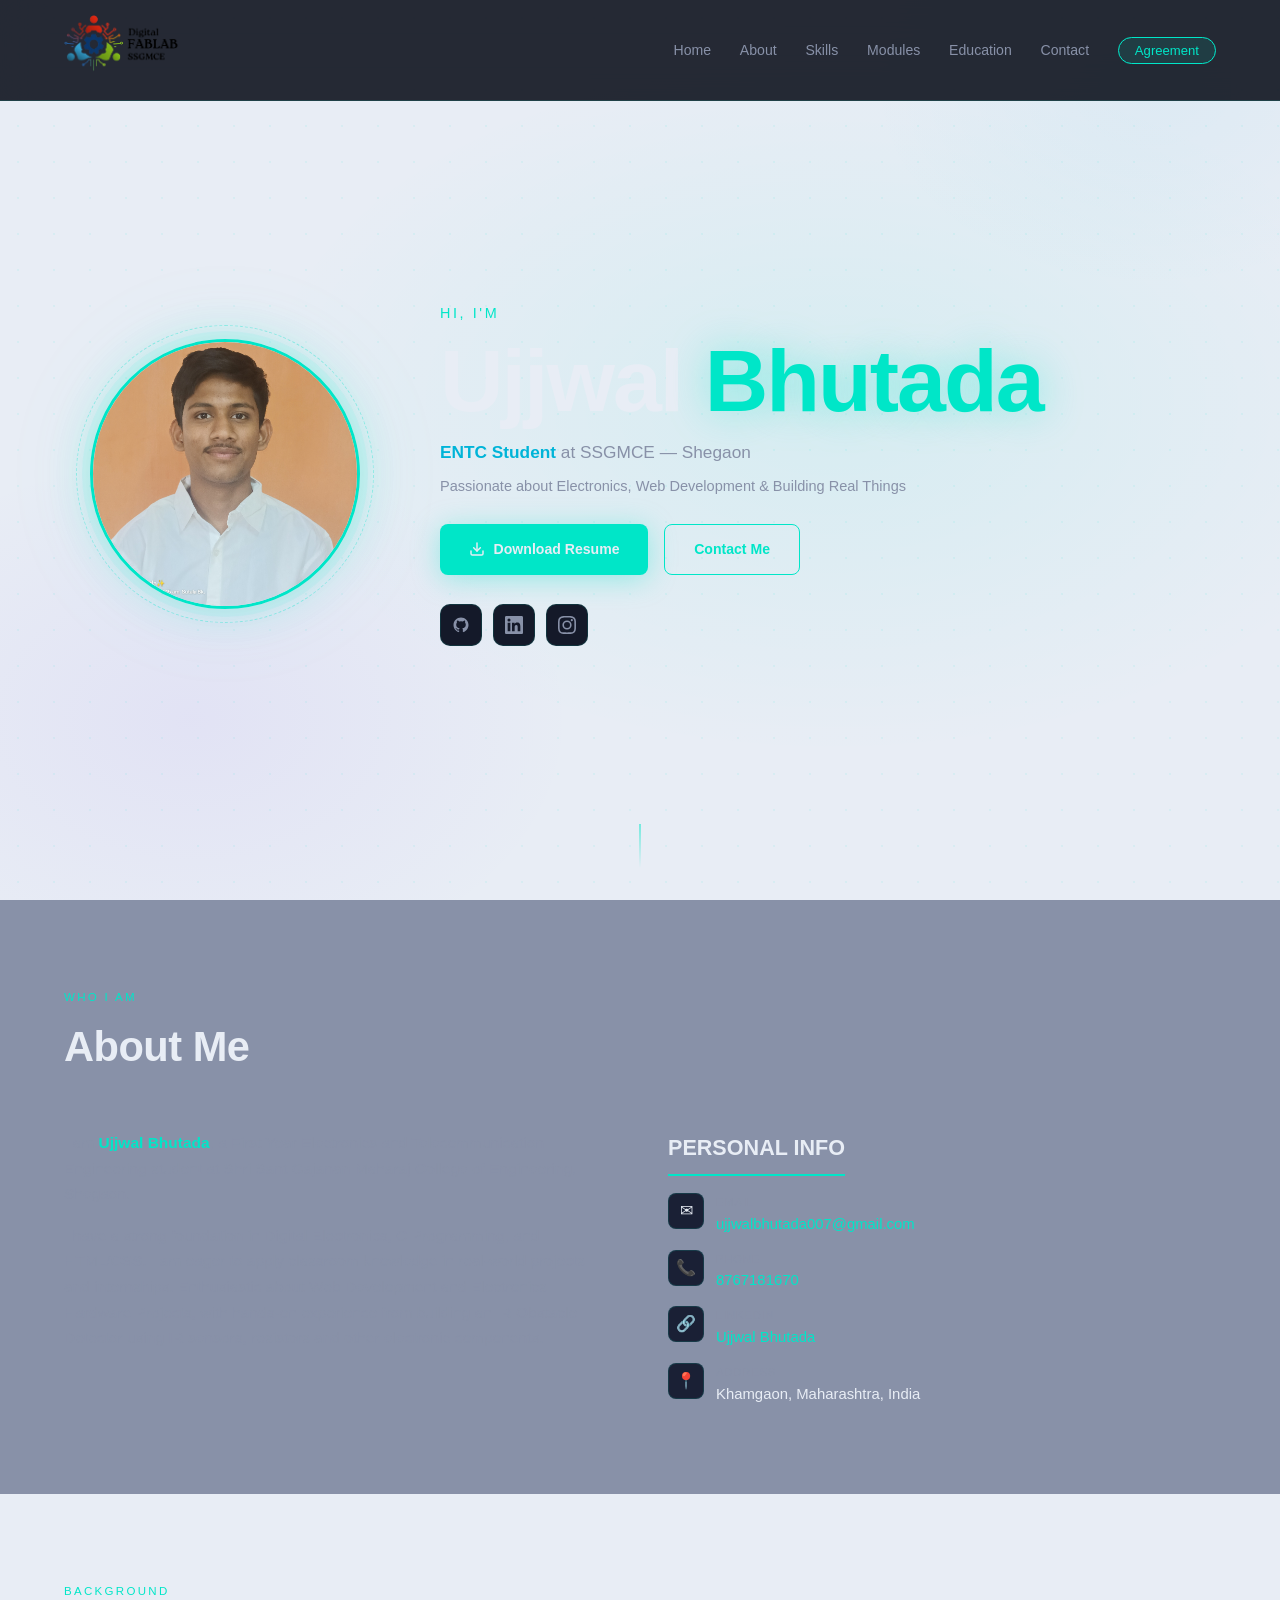
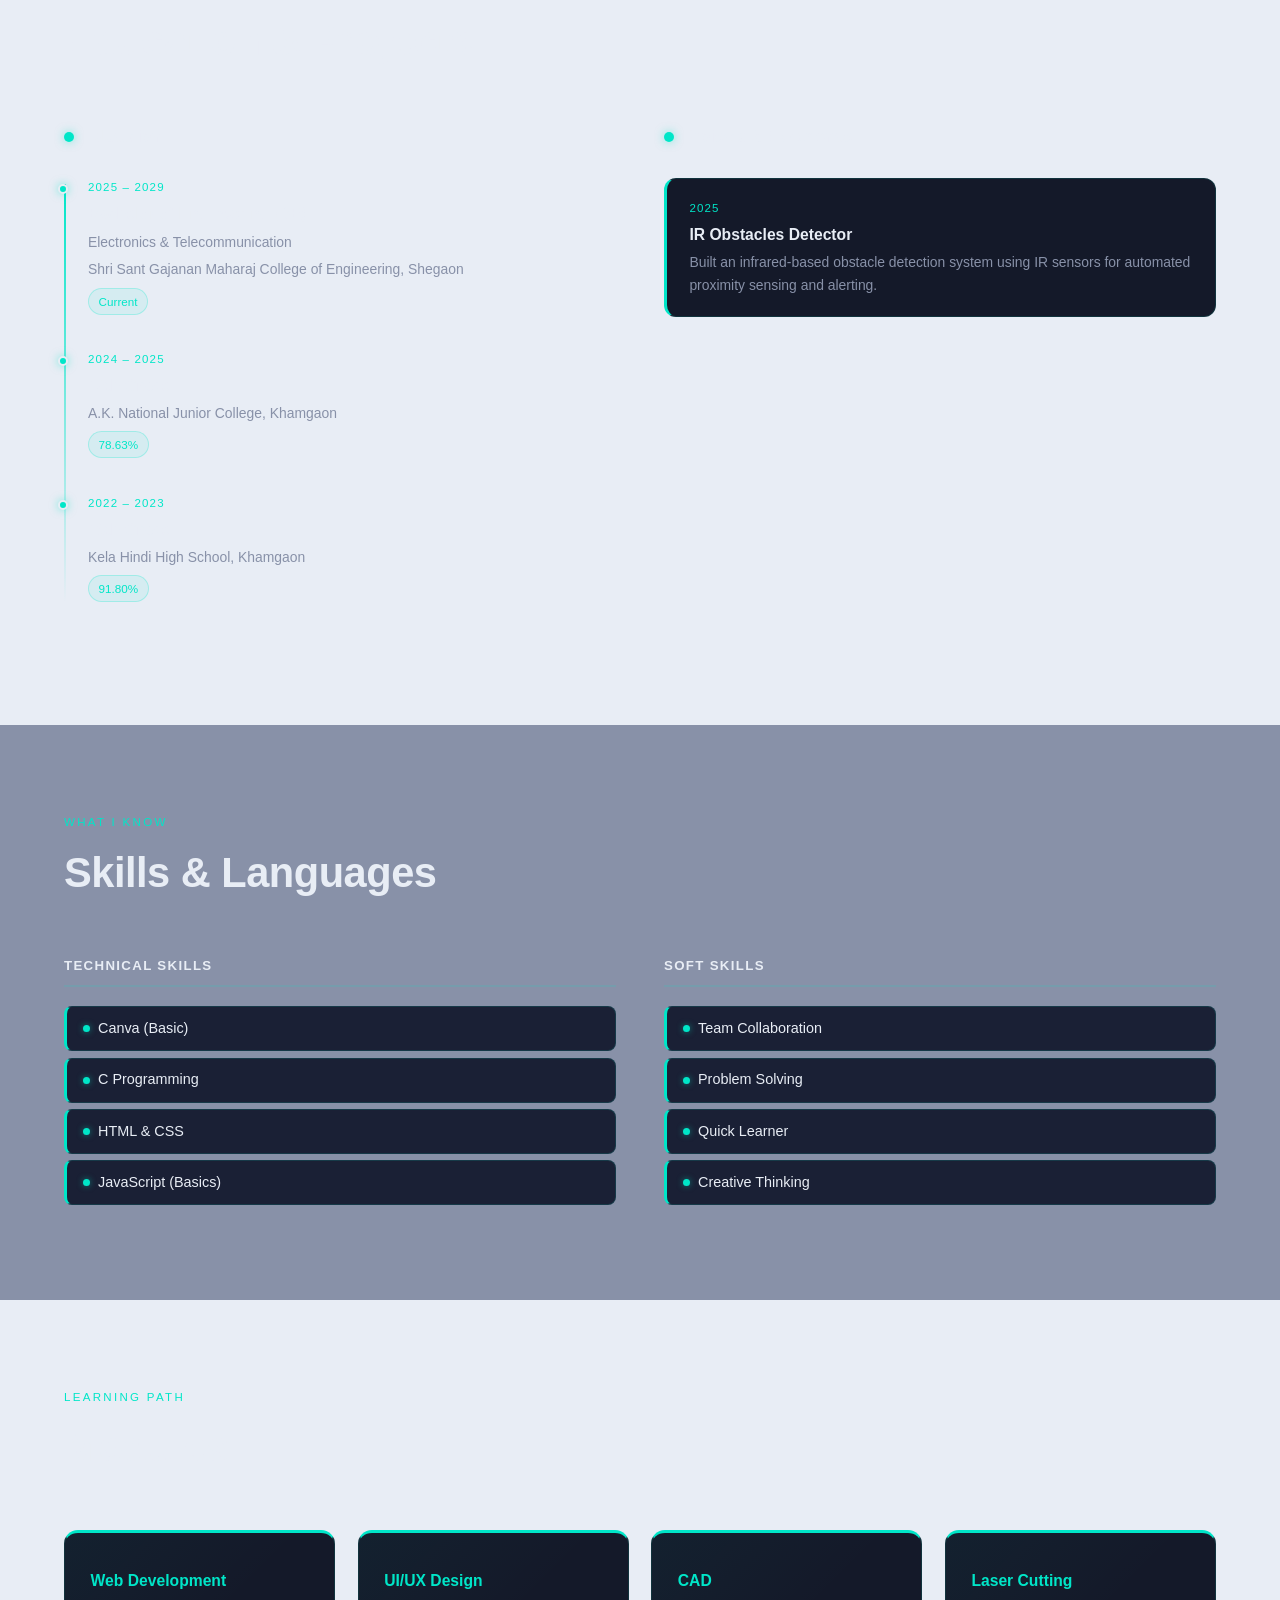
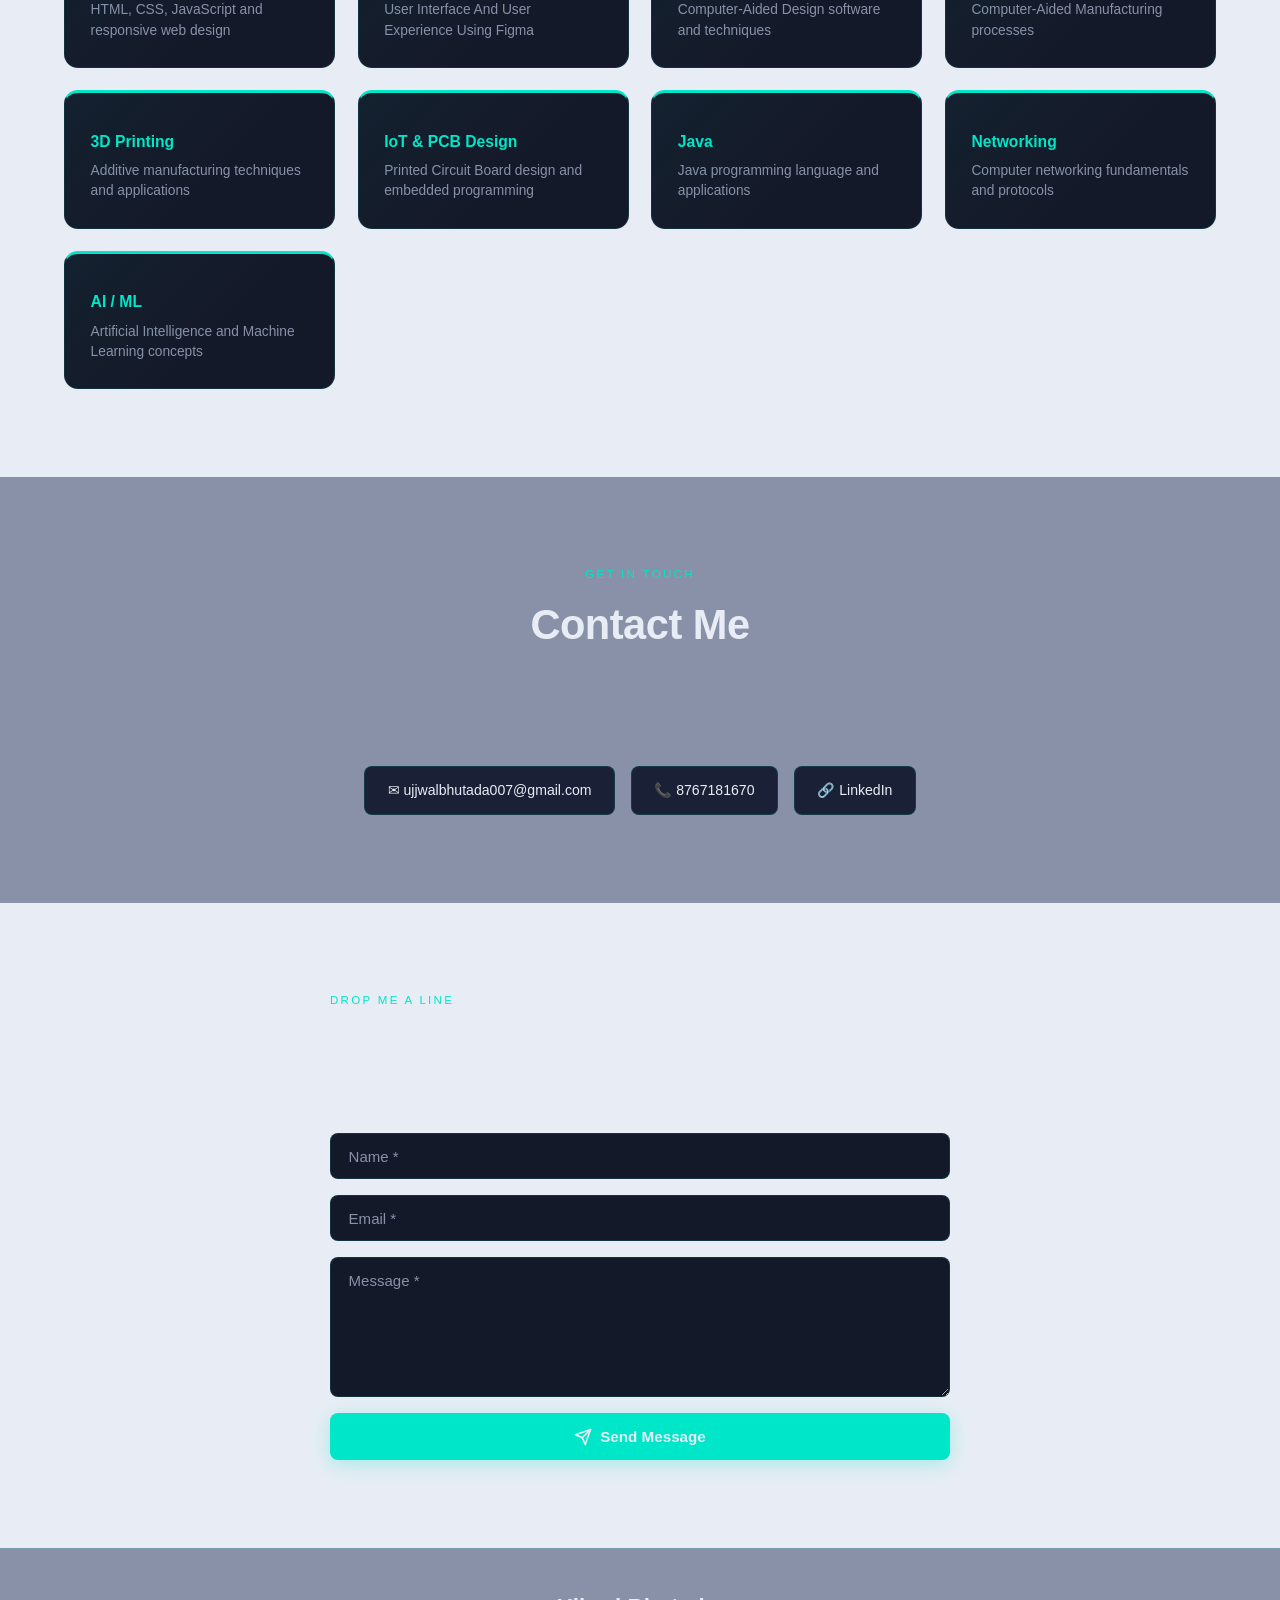
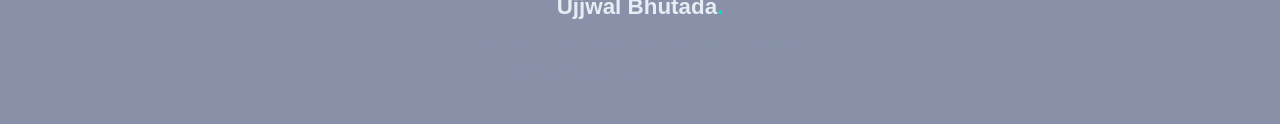
<file: index.html>
<!DOCTYPE html>
<html lang="en">
<head>
<meta charset="UTF-8"/>
<meta name="viewport" content="width=device-width, initial-scale=1.0"/>
<title>Ujjwal Bhutada | Portfolio</title>
<link rel="preconnect" href="https://fonts.googleapis.com">
<link link rel="preconnect" href="https://fonts.googleapis.com" >
<link rel="stylesheet" href="Design.css">
</head>
<body>

<!-- ═══ NAV ═══ -->
<nav>
  <div class="nav-logo"><img src="Fablab_01.png" style="height:60px; width:auto;"></img><span></span></div>
  <ul class="nav-links">
    <li><a href="#home">Home</a></li>
    <li><a href="#about">About</a></li>
    <li><a href="#skills">Skills</a></li>
    <li><a href="#modules">Modules</a></li>
    <li><a href="#education">Education</a></li>
    <li><a href="#contact">Contact</a></li>
    <li><a href="agreement.html" class="nav-agreement">Agreement</a></li>
  </ul>
  <button class="hamburger" id="hamburger" aria-label="Menu">
    <span></span><span></span><span></span>
  </button>
</nav>

<!-- ═══ MOBILE MENU ═══ -->
<div class="mobile-menu" id="mobileMenu">
  <button class="mobile-close" id="mobileClose">✕</button>
  <a href="#home"      onclick="closeMobile()">Home</a>
  <a href="#about"     onclick="closeMobile()">About</a>
  <a href="#skills"    onclick="closeMobile()">Skills</a>
  <a href="#modules"   onclick="closeMobile()">Modules</a>
  <a href="#education" onclick="closeMobile()">Education</a>
  <a href="#contact"   onclick="closeMobile()">Contact</a>
  <a href="agreement.html" class="nav-agreement" onclick="closeMobile()">Agreement</a>
</div>

<!-- ═══ HERO ═══ -->
<section id="home">
  <div class="hero-bg"></div>

  <div class="hero-content">
    <!-- Photo -->
    <div class="hero-photo-wrap">
      <img src="image01.jpg" alt="Ujjwal Bhutada" class="hero-photo"/>
      <div class="hero-photo-ring"></div>
    </div>

    <!-- Text -->
    <div class="hero-text">
      <p class="hero-greeting">Hi, I'm</p>
      <h1 class="hero-name">Ujjwal <span class="accent">Bhutada</span></h1>
      <p class="hero-sub"><strong>ENTC Student</strong> at SSGMCE — Shegaon</p>
      <p class="hero-desc">Passionate about Electronics, Web Development &amp; Building Real Things</p>

      <div class="hero-actions">
        <a class="hero-cta" href="Ujjwal_Bhutada01.pdf" onclick="downloadResume(); return false;">
          <svg viewBox="0 0 24 24" fill="none" stroke="currentColor" stroke-width="2.2"
               stroke-linecap="round" stroke-linejoin="round">
            <path d="M21 15v4a2 2 0 0 1-2 2H5a2 2 0 0 1-2-2v-4"/>
            <polyline points="7 10 12 15 17 10"/>
            <line x1="12" y1="15" x2="12" y2="3"/>
          </svg>
          Download Resume
        </a>
        <a class="hero-cta-outline" href="#contact">Contact Me</a>
      </div>

      <div class="hero-socials">
        <a href="https://github.com/ujjwalbhutada007-tech" target="_blank" class="social-icon" aria-label="GitHub">
          <svg viewBox="0 0 24 24" fill="currentColor"><path d="M12 2C6.477 2 2 6.477 2 12c0 4.418 2.865 8.166 6.839 9.489.5.092.682-.217.682-.482 0-.237-.009-.868-.013-1.703-2.782.604-3.369-1.342-3.369-1.342-.454-1.154-1.11-1.462-1.11-1.462-.908-.62.069-.608.069-.608 1.003.07 1.531 1.03 1.531 1.03.892 1.529 2.341 1.088 2.91.832.092-.647.35-1.088.636-1.338-2.22-.253-4.555-1.11-4.555-4.943 0-1.091.39-1.984 1.029-2.683-.103-.253-.446-1.27.098-2.647 0 0 .84-.269 2.75 1.025A9.578 9.578 0 0 1 12 6.836a9.59 9.59 0 0 1 2.504.337c1.909-1.294 2.747-1.025 2.747-1.025.546 1.377.202 2.394.1 2.647.64.699 1.028 1.592 1.028 2.683 0 3.842-2.339 4.687-4.566 4.935.359.309.678.919.678 1.852 0 1.336-.012 2.415-.012 2.743 0 .267.18.579.688.481C19.138 20.163 22 16.418 22 12c0-5.523-4.477-10-10-10z"/></svg>
        </a>
        <a href="https://www.linkedin.com/in/ujjwal-bhutada" target="_blank" class="social-icon" aria-label="LinkedIn">
          <svg viewBox="0 0 24 24" fill="currentColor"><path d="M20.447 20.452h-3.554v-5.569c0-1.328-.027-3.037-1.852-3.037-1.853 0-2.136 1.445-2.136 2.939v5.667H9.351V9h3.414v1.561h.046c.477-.9 1.637-1.85 3.37-1.85 3.601 0 4.267 2.37 4.267 5.455v6.286zM5.337 7.433a2.062 2.062 0 0 1-2.063-2.065 2.064 2.064 0 1 1 2.063 2.065zm1.782 13.019H3.555V9h3.564v11.452zM22.225 0H1.771C.792 0 0 .774 0 1.729v20.542C0 23.227.792 24 1.771 24h20.451C23.2 24 24 23.227 24 22.271V1.729C24 .774 23.2 0 22.222 0h.003z"/></svg>
        </a>
        <a href="https://www.instagram.com/ujjwalx_30" target="_blank" class="social-icon" aria-label="Instagram">
          <svg viewBox="0 0 24 24" fill="currentColor"><path d="M12 2.163c3.204 0 3.584.012 4.85.07 3.252.148 4.771 1.691 4.919 4.919.058 1.265.069 1.645.069 4.849 0 3.205-.012 3.584-.069 4.849-.149 3.225-1.664 4.771-4.919 4.919-1.266.058-1.644.07-4.85.07-3.204 0-3.584-.012-4.849-.07-3.26-.149-4.771-1.699-4.919-4.92-.058-1.265-.07-1.644-.07-4.849 0-3.204.013-3.583.07-4.849.149-3.227 1.664-4.771 4.919-4.919 1.266-.057 1.645-.069 4.849-.069zM12 0C8.741 0 8.333.014 7.053.072 2.695.272.273 2.69.073 7.052.014 8.333 0 8.741 0 12c0 3.259.014 3.668.072 4.948.2 4.358 2.618 6.78 6.98 6.98C8.333 23.986 8.741 24 12 24c3.259 0 3.668-.014 4.948-.072 4.354-.2 6.782-2.618 6.979-6.98.059-1.28.073-1.689.073-4.948 0-3.259-.014-3.667-.072-4.947-.196-4.354-2.617-6.78-6.979-6.98C15.668.014 15.259 0 12 0zm0 5.838a6.162 6.162 0 1 0 0 12.324 6.162 6.162 0 0 0 0-12.324zM12 16a4 4 0 1 1 0-8 4 4 0 0 1 0 8zm6.406-11.845a1.44 1.44 0 1 0 0 2.881 1.44 1.44 0 0 0 0-2.881z"/></svg>
        </a>
      </div>
    </div>
  </div>

  <div class="scroll-hint"><span></span></div>
</section>

<!-- ═══ ABOUT ═══ -->
<section id="about">
  <div class="sec-header reveal">
    <p class="sec-label">Who I Am</p>
    <h2 class="sec-title">About Me</h2>
  </div>
  <div class="about-grid">
    <div class="about-bio reveal">
      <p>I am <strong>Ujjwal Bhutada</strong>, a First Year Electronics and Telecommunication Engineering student at Shri Sant Gajanan Maharaj College of Engineering, Shegaon.</p>
      <p>I have a strong foundation in Digital Electronics, C Programming, and HTML/CSS. I am eager to apply classroom knowledge in real-world projects and internships. Enthusiastic about Web Development and Electronics Hardware Projects, with hands-on experience from building an IR Obstacle Detector using IR sensors, resistors and other electronic components.</p>
    </div>
    <div class="reveal">
      <div class="personal-headline"><h2>PERSONAL INFO</h2></div>
      <br>
      <ul class="info-list">
        <li>
          <div class="info-icon">✉</div>
          <div class="info-text">
            <span class="info-label">Email</span>
            <span class="info-val"><a href="mailto:ujjwalbhutada007@gmail.com">ujjwalbhutada007@gmail.com</a></span>
          </div>
        </li>
        <li>
          <div class="info-icon">📞</div>
          <div class="info-text">
            <span class="info-label">Phone</span>
            <span class="info-val"><a href="tel:8767181670">8767181670</a></span>
          </div>
        </li>
        <li>
          <div class="info-icon">🔗</div>
          <div class="info-text">
            <span class="info-label">LinkedIn</span>
            <span class="info-val"><a href="https://www.linkedin.com/in/ujjwal-bhutada" target="_blank">Ujjwal Bhutada</a></span>
          </div>
        </li>
        <li>
          <div class="info-icon">📍</div>
          <div class="info-text">
            <span class="info-label">Address</span>
            <span class="info-val">Khamgaon, Maharashtra, India</span>
          </div>
        </li>
      </ul>
    </div>
  </div>
</section>

<!-- ═══ EDUCATION & PROJECTS ═══ -->
<section id="education">
  <div class="sec-header reveal">
    <p class="sec-label">Background</p>
    <h2 class="sec-title">Education &amp; Projects</h2>
  </div>
  <div class="edu-grid">
    <div class="reveal">
      <div class="col-title">Education</div>
      <div class="timeline">
        <div class="tl-item">
          <div class="tl-year">2025 – 2029</div>
          <div class="tl-title">Bachelor of Engineering (BE)</div>
          <div class="tl-sub">Electronics &amp; Telecommunication</div>
          <div class="tl-sub" style="margin-top:.3rem;">Shri Sant Gajanan Maharaj College of Engineering, Shegaon</div>
          <span class="tl-badge">Current</span>
        </div>
        <div class="tl-item">
          <div class="tl-year">2024 – 2025</div>
          <div class="tl-title">12th Grade</div>
          <div class="tl-sub">A.K. National Junior College, Khamgaon</div>
          <span class="tl-badge">78.63%</span>
        </div>
        <div class="tl-item">
          <div class="tl-year">2022 – 2023</div>
          <div class="tl-title">10th Grade</div>
          <div class="tl-sub">Kela Hindi High School, Khamgaon</div>
          <span class="tl-badge">91.80%</span>
        </div>
      </div>
    </div>
    <div class="reveal">
      <div class="col-title">Projects &amp; Experience</div>
      <div class="proj-card">
        <div class="tl-year">2025</div>
        <div class="tl-title">IR Obstacles Detector</div>
        <div class="tl-sub">Built an infrared-based obstacle detection system using IR sensors for automated proximity sensing and alerting.</div>
      </div>
    </div>
  </div>
</section>

<!-- ═══ SKILLS ═══ -->
<section id="skills">
  <div class="sec-header reveal">
    <p class="sec-label">What I Know</p>
    <h2 class="sec-title">Skills &amp; Languages</h2>
  </div>
  <div class="skills-grid">
    <div class="reveal">
      <div class="skill-col-title">Technical Skills</div>
      <div>
        <div class="skill-pill"><span class="dot"></span> Canva (Basic)</div>
        <div class="skill-pill"><span class="dot"></span> C Programming</div>
        <div class="skill-pill"><span class="dot"></span> HTML &amp; CSS</div>
        <div class="skill-pill"><span class="dot"></span> JavaScript (Basics)</div>
      </div>
    </div>
    <div class="reveal">
      <div class="skill-col-title">Soft Skills</div>
      <div>
        <div class="skill-pill"><span class="dot"></span> Team Collaboration</div>
        <div class="skill-pill"><span class="dot"></span> Problem Solving</div>
        <div class="skill-pill"><span class="dot"></span> Quick Learner</div>
        <div class="skill-pill"><span class="dot"></span> Creative Thinking</div>
      </div>
    </div>
  </div>
</section>

<!-- ═══ MODULES ═══ -->
<section id="modules">
  <div class="sec-header reveal">
    <p class="sec-label">Learning Path</p>
    <h2 class="sec-title">Modules</h2>
  </div>
  <div class="modules-grid">
    <a href="web.html" class="module-card reveal" style="text-decoration:none;">
      <span class="module-icon"></span>
      <div class="module-name">Web Development</div>
      <div class="module-desc">HTML, CSS, JavaScript and responsive web design</div>
    </a>
        <a href="uiux.html" class="module-card reveal" style="text-decoration:none;">
      <span class="module-icon"></span>
      <div class="module-name">UI/UX Design</div>
      <div class="module-desc">User Interface And User Experience Using Figma</div>
        </a>
    <div class="module-card reveal">
      <span class="module-icon"></span>
      <div class="module-name">CAD</div>
      <div class="module-desc">Computer-Aided Design software and techniques</div>
    </div>
    <div class="module-card reveal">
      <span class="module-icon"></span>
      <div class="module-name">Laser Cutting</div>
      <div class="module-desc">Computer-Aided Manufacturing processes</div>
    </div>
    <div class="module-card reveal">
      <span class="module-icon"></span>
      <div class="module-name">3D Printing</div>
      <div class="module-desc">Additive manufacturing techniques and applications</div>
    </div>
    <div class="module-card reveal">
      <span class="module-icon"></span>
      <div class="module-name">IoT &amp; PCB Design</div>
      <div class="module-desc">Printed Circuit Board design and embedded programming</div>
    </div>
    <div class="module-card reveal">
      <span class="module-icon"></span>
      <div class="module-name">Java</div>
      <div class="module-desc">Java programming language and applications</div>
    </div>
    <div class="module-card reveal">
      <span class="module-icon"></span>
      <div class="module-name">Networking</div>
      <div class="module-desc">Computer networking fundamentals and protocols</div>
    </div>
    <div class="module-card reveal">
      <span class="module-icon"></span>
      <div class="module-name">AI / ML</div>
      <div class="module-desc">Artificial Intelligence and Machine Learning concepts</div>
    </div>
  </div>
</section>

<!-- ═══ CONTACT ═══ -->
<section id="contact">
  <div class="contact-inner">
    <div class="sec-header reveal">
      <p class="sec-label">Get In Touch</p>
      <h2 class="sec-title">Contact Me</h2>
    </div>
    <p class="reveal">Feel free to reach out — whether it's for collaboration, questions, or just to say hi!</p>
    <div class="contact-links reveal">
      <a class="contact-btn" href="mailto:ujjwalbhutada007@gmail.com">✉ ujjwalbhutada007@gmail.com</a>
      <a class="contact-btn" href="tel:8767181670">📞 8767181670</a>
      <a class="contact-btn" href="https://www.linkedin.com/in/ujjwal-bhutada" target="_blank">🔗 LinkedIn</a>
    </div>
  </div>
</section>

<!-- ═══ SEND A MESSAGE ═══ -->
<section id="message">
  <div style="max-width:620px;margin:0 auto;">
    <div class="sec-header reveal">
      <p class="sec-label">Drop Me a Line</p>
      <h2 class="sec-title">Send a Message</h2>
    </div>
    <form class="msg-form reveal" id="msgForm" onsubmit="sendMessage(event)">
      <input type="text"  id="msgName"  placeholder="Name *"    required />
      <input type="email" id="msgEmail" placeholder="Email *"   required />
      <textarea           id="msgText"  placeholder="Message *" required></textarea>
      <button type="submit" class="msg-submit">
        <svg width="18" height="18" viewBox="0 0 24 24" fill="none" stroke="currentColor"
             stroke-width="2.2" stroke-linecap="round" stroke-linejoin="round">
          <line x1="22" y1="2" x2="11" y2="13"/>
          <polygon points="22 2 15 22 11 13 2 9 22 2"/>
        </svg>
        Send Message
      </button>
    </form>
    <div class="msg-success" id="msgSuccess">
      ✅ Message sent! I'll get back to you soon.
    </div>
  </div>
</section>

<!-- ═══ FOOTER ═══ -->
<footer>
  <div class="footer-inner">
    <div class="footer-logo">Ujjwal Bhutada<span>.</span></div>
    <p>ENTC Student @ SSGMCE Shegaon &nbsp;·&nbsp; Digital FabLab</p>
    <p style="margin-top:.4rem;">© 2025 Ujjwal Bhutada. All rights reserved.</p>
  </div>
</footer>

<script src="Java.js"></script>
</body>
</html>
</file>
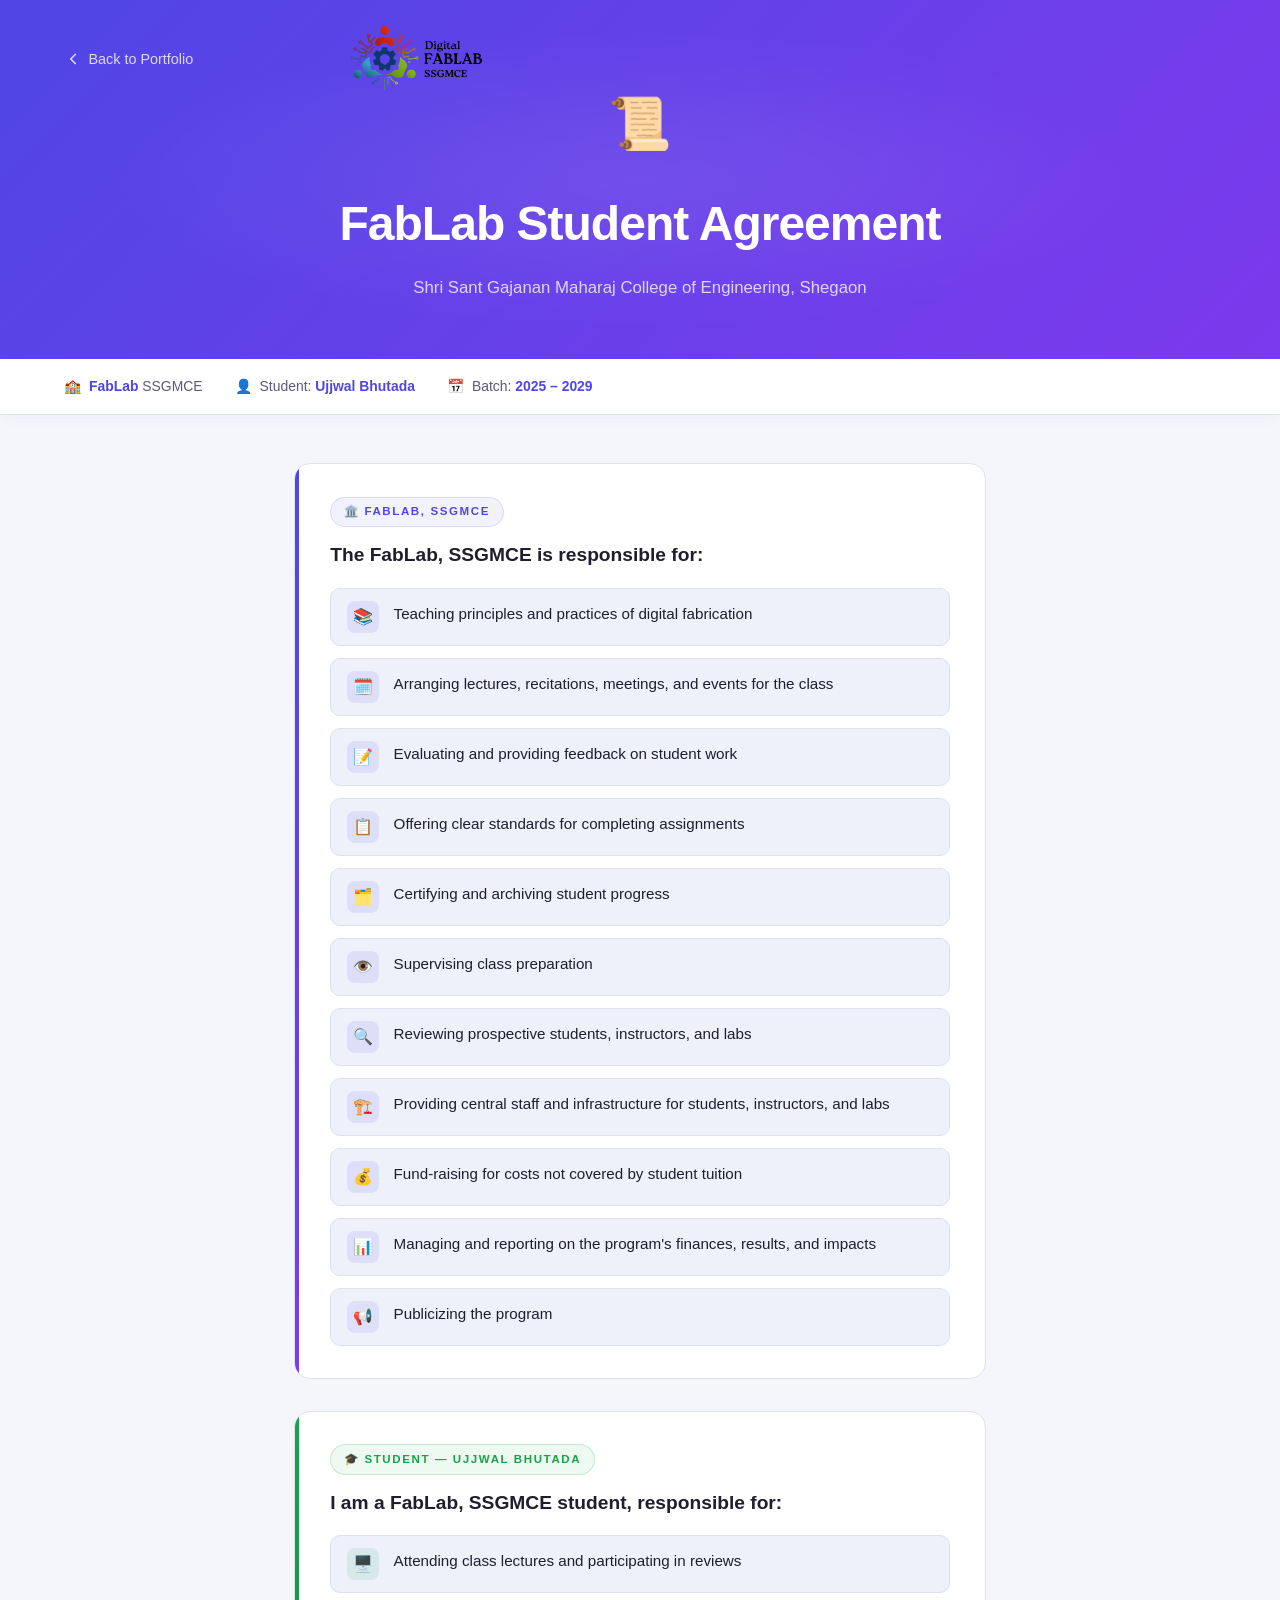
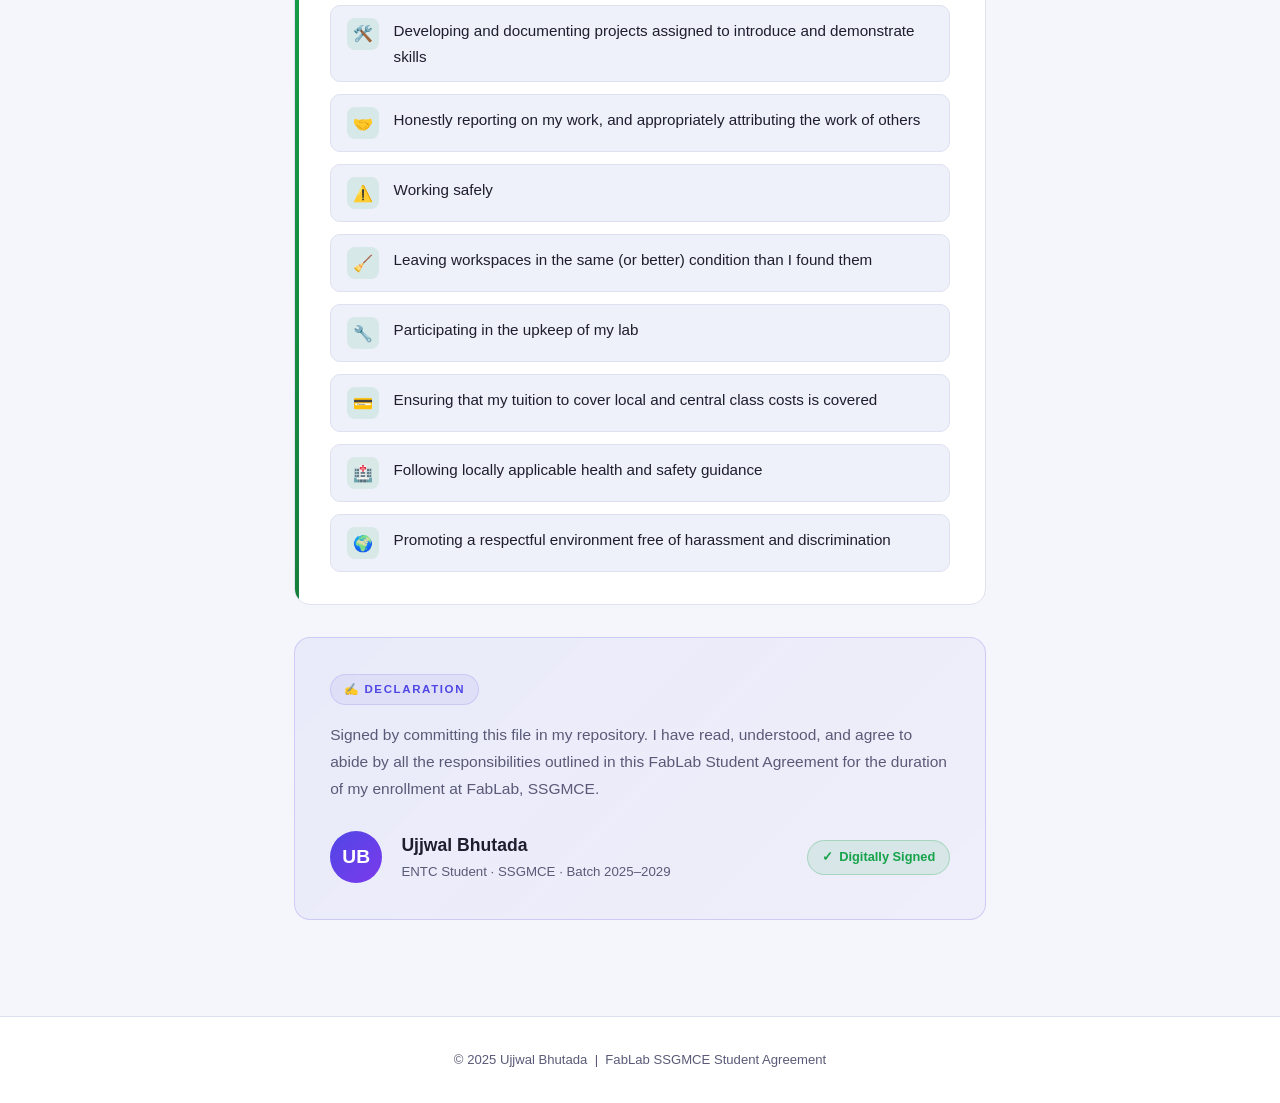
<file: agreement.html>
<!DOCTYPE html>
<html lang="en">
<head>
<meta charset="UTF-8"/>
<meta name="viewport" content="width=device-width, initial-scale=1.0"/>
<title>FabLab Agreement | Ujjwal Bhutada</title>
 
<link href="https://fonts.googleapis.com/css2?family=Poppins:ital,wght@0,100;0,200;0,300;0,400;0,500;0,600;0,700;0,800;0,900;1,100;1,200;1,300;1,400;1,500;1,600;1,700;1,800;1,900&display=swap">
<style>
  :root {
    --bg: #f4f6fb;
    --surface: #ffffff;
    --card: #eef0fa;
    --border: #dde1f0;
    --accent: #4f46e5;
    --accent3: #16a34a;
    --text: #1e1e2e;
    --muted: #5a5a78;
    --white: #ffffff;
  }

  *, *::before, *::after { box-sizing: border-box; margin: 0; padding: 0; }
  html { scroll-behavior: smooth; }

  body {
    background: var(--bg);
    color: var(--text);
    font-family: 'poppins', sans-serif;
    font-size: 16px;
    line-height: 1.7;
    overflow-x: hidden;
  }

  /* ── HERO BANNER ── */
  .page-hero {
    background: linear-gradient(135deg, #4f46e5 0%, #7c3aed 100%);
    padding: 5rem 5% 3.5rem;
    text-align: center;
    position: relative;
    overflow: hidden;
  }
  .page-hero::before {
    content: '';
    position: absolute; inset: 0;
    background: radial-gradient(ellipse 60% 60% at 50% 50%, rgba(255,255,255,.08) 0%, transparent 70%);
    pointer-events: none;
  }

  .back-btn {
    position: absolute; top: 1.5rem; left: 5%;
    display: inline-flex; align-items: center; gap: .4rem;
    color: rgba(255,255,255,.8);
    text-decoration: none; font-size: .9rem;
    transition: color .2s;
    z-index: 2;
  }
  .back-btn:hover { color: white; }
  .back-btn svg { width: 18px; height: 18px; }

  .hero-icon { font-size: 3.2rem; margin-bottom: 1rem; display: block; }

  .page-hero h1 {
    font-family: 'Syne', sans-serif;
    font-size: clamp(1.8rem, 5vw, 3rem);
    font-weight: 800; color: white;
    letter-spacing: -1px; margin-bottom: .6rem;
  }
  .page-hero p {
    color: rgba(255,255,255,.78);
    font-size: clamp(.9rem, 2vw, 1.05rem);
    max-width: 520px; margin: 0 auto;
  }

  /* ── META BAR ── */
  .meta-bar {
    background: var(--surface);
    border-bottom: 1px solid var(--border);
    padding: 1rem 5%;
    display: flex; gap: 2rem; flex-wrap: wrap; align-items: center;
    box-shadow: 0 2px 12px rgba(79,70,229,.05);
  }
  .meta-item { display: flex; align-items: center; gap: .5rem; font-size: .87rem; color: var(--muted); }
  .meta-item strong { color: var(--accent); }

  /* ── MAIN ── */
  .main-container {
    max-width: 820px; margin: 0 auto;
    padding: 3rem 5% 4rem;
  }

  /* ── SECTION BLOCK ── */
  .agr-block {
    background: var(--surface);
    border: 1px solid var(--border);
    border-radius: 16px;
    padding: 2rem 2.2rem;
    margin-bottom: 2rem;
    position: relative;
    overflow: hidden;
    opacity: 0; transform: translateY(24px);
    transition: opacity .5s ease, transform .5s ease;
  }
  .agr-block.visible { opacity: 1; transform: none; }

  .agr-block::before {
    content: '';
    position: absolute; left: 0; top: 0; bottom: 0;
    width: 4px;
    background: linear-gradient(to bottom, var(--accent), #7c3aed);
    border-radius: 4px 0 0 4px;
  }

  .block-label {
    display: inline-flex; align-items: center; gap: .5rem;
    font-size: .72rem; font-weight: 700;
    text-transform: uppercase; letter-spacing: .14em;
    color: var(--accent); margin-bottom: 1rem;
    background: rgba(79,70,229,.07);
    border: 1px solid rgba(79,70,229,.15);
    padding: .28rem .8rem; border-radius: 100px;
  }

  .block-title {
    font-family: 'poppins', sans-serif;
    font-size: 1.2rem; font-weight: 700;
    color: var(--text); margin-bottom: 1.2rem;
    line-height: 1.3;
  }

  /* ── RESPONSIBILITY LIST ── */
  .resp-list { list-style: none; display: flex; flex-direction: column; gap: .75rem; }

  .resp-list li {
    display: flex; gap: .9rem; align-items: flex-start;
    padding: .75rem 1rem;
    background: var(--card);
    border: 1px solid var(--border);
    border-radius: 10px;
    font-size: .95rem; color: var(--text);
    transition: border-color .2s, background .2s;
  }
  .resp-list li:hover {
    border-color: var(--accent);
    background: rgba(79,70,229,.04);
  }

  .resp-icon {
    width: 32px; height: 32px; flex-shrink: 0;
    background: rgba(79,70,229,.1);
    border-radius: 8px;
    display: grid; place-items: center;
    font-size: 1rem;
  }

  /* Student list — green accent */
  .student-block::before {
    background: linear-gradient(to bottom, var(--accent3), #15803d);
  }
  .student-block .block-label {
    color: var(--accent3);
    background: rgba(22,163,74,.07);
    border-color: rgba(22,163,74,.2);
  }
  .student-block .resp-icon {
    background: rgba(22,163,74,.1);
  }
  .student-block .resp-list li:hover {
    border-color: var(--accent3);
    background: rgba(22,163,74,.04);
  }

  /* ── DECLARATION ── */
  .declaration-block {
    background: linear-gradient(135deg, rgba(79,70,229,.06) 0%, rgba(124,58,237,.04) 100%);
    border: 1.5px solid rgba(79,70,229,.2);
    border-radius: 16px;
    padding: 2.2rem 2.2rem;
    margin-bottom: 2rem;
    opacity: 0; transform: translateY(24px);
    transition: opacity .5s ease, transform .5s ease;
  }
  .declaration-block.visible { opacity: 1; transform: none; }

  .declaration-block .block-label { margin-bottom: 1rem; }

  .decl-text {
    font-size: .97rem; color: var(--muted);
    margin-bottom: 1.8rem; line-height: 1.75;
  }

  .signature-row {
    display: flex; align-items: center; gap: 1.2rem;
    flex-wrap: wrap;
  }

  .sig-avatar {
    width: 52px; height: 52px;
    background: linear-gradient(135deg, #4f46e5, #7c3aed);
    border-radius: 50%;
    display: grid; place-items: center;
    font-family: 'poppins', sans-serif;
    font-weight: 800; font-size: 1.2rem;
    color: white; flex-shrink: 0;
  }

  .sig-info { display: flex; flex-direction: column; }
  .sig-name {
    font-family: 'poppins', sans-serif;
    font-size: 1.1rem; font-weight: 700; color: var(--text);
  }
  .sig-role { font-size: .83rem; color: var(--muted); }

  .sig-badge {
    margin-left: auto;
    display: inline-flex; align-items: center; gap: .4rem;
    background: rgba(22,163,74,.1);
    border: 1px solid rgba(22,163,74,.25);
    color: var(--accent3);
    font-size: .8rem; font-weight: 600;
    padding: .35rem .85rem; border-radius: 100px;
  }
  .sig-badge::before { content: '✓'; font-weight: 800; }

  /* ── FOOTER ── */
  .page-footer {
    text-align: center; padding: 2rem 5%;
    border-top: 1px solid var(--border);
    color: var(--muted); font-size: .82rem;
    background: var(--surface);
  }

  @media (max-width: 600px) {
    .agr-block, .declaration-block { padding: 1.4rem 1.2rem; }
    .sig-badge { margin-left: 0; margin-top: .6rem; }
  }
</style>
</head>
<body>

<!-- HERO -->
<div class="page-hero">
  <a class="back-btn" href="index.html">
    <svg viewBox="0 0 24 24" fill="none" stroke="currentColor" stroke-width="2.2" stroke-linecap="round" stroke-linejoin="round">
      <polyline points="15 18 9 12 15 6"/>
    </svg>
    Back to Portfolio<img src="Fablab_01.png" style="height:70px; width:auto; margin-left:150px;"/>
  </a>
  <span class="hero-icon">📜</span>
  <h1>FabLab Student Agreement</h1>
  <p>Shri Sant Gajanan Maharaj College of Engineering, Shegaon</p>
</div>

<!-- META BAR -->
<div class="meta-bar">
  <div class="meta-item">🏫 <span><strong>FabLab</strong> SSGMCE</span></div>
  <div class="meta-item">👤 <span>Student: <strong>Ujjwal Bhutada</strong></span></div>
  <div class="meta-item">📅 <span>Batch: <strong>2025 – 2029</strong></span></div>
</div>

<!-- MAIN CONTENT -->
<div class="main-container">

  <!-- FABLAB RESPONSIBILITIES -->
  <div class="agr-block">
    <div class="block-label">🏛️ FabLab, SSGMCE</div>
    <div class="block-title">The FabLab, SSGMCE is responsible for:</div>
    <ul class="resp-list">
      <li><span class="resp-icon">📚</span> Teaching principles and practices of digital fabrication</li>
      <li><span class="resp-icon">🗓️</span> Arranging lectures, recitations, meetings, and events for the class</li>
      <li><span class="resp-icon">📝</span> Evaluating and providing feedback on student work</li>
      <li><span class="resp-icon">📋</span> Offering clear standards for completing assignments</li>
      <li><span class="resp-icon">🗂️</span> Certifying and archiving student progress</li>
      <li><span class="resp-icon">👁️</span> Supervising class preparation</li>
      <li><span class="resp-icon">🔍</span> Reviewing prospective students, instructors, and labs</li>
      <li><span class="resp-icon">🏗️</span> Providing central staff and infrastructure for students, instructors, and labs</li>
      <li><span class="resp-icon">💰</span> Fund-raising for costs not covered by student tuition</li>
      <li><span class="resp-icon">📊</span> Managing and reporting on the program's finances, results, and impacts</li>
      <li><span class="resp-icon">📢</span> Publicizing the program</li>
    </ul>
  </div>

  <!-- STUDENT RESPONSIBILITIES -->
  <div class="agr-block student-block">
    <div class="block-label">🎓 Student — Ujjwal Bhutada</div>
    <div class="block-title">I am a FabLab, SSGMCE student, responsible for:</div>
    <ul class="resp-list">
      <li><span class="resp-icon">🖥️</span> Attending class lectures and participating in reviews</li>
      <li><span class="resp-icon">🛠️</span> Developing and documenting projects assigned to introduce and demonstrate skills</li>
      <li><span class="resp-icon">🤝</span> Honestly reporting on my work, and appropriately attributing the work of others</li>
      <li><span class="resp-icon">⚠️</span> Working safely</li>
      <li><span class="resp-icon">🧹</span> Leaving workspaces in the same (or better) condition than I found them</li>
      <li><span class="resp-icon">🔧</span> Participating in the upkeep of my lab</li>
      <li><span class="resp-icon">💳</span> Ensuring that my tuition to cover local and central class costs is covered</li>
      <li><span class="resp-icon">🏥</span> Following locally applicable health and safety guidance</li>
      <li><span class="resp-icon">🌍</span> Promoting a respectful environment free of harassment and discrimination</li>
    </ul>
  </div>

  <!-- DECLARATION -->
  <div class="declaration-block">
    <div class="block-label">✍️ Declaration</div>
    <p class="decl-text">
      Signed by committing this file in my repository. I have read, understood, and agree to abide by all the responsibilities outlined in this FabLab Student Agreement for the duration of my enrollment at FabLab, SSGMCE.
    </p>
    <div class="signature-row">
      <div class="sig-avatar">UB</div>
      <div class="sig-info">
        <span class="sig-name">Ujjwal Bhutada</span>
        <span class="sig-role">ENTC Student · SSGMCE · Batch 2025–2029</span>
      </div>
      <span class="sig-badge"> Digitally Signed</span>
    </div>
  </div>

</div>

<!-- FOOTER -->
<div class="page-footer">
  <p>© 2025 Ujjwal Bhutada &nbsp;|&nbsp; FabLab SSGMCE Student Agreement</p>
</div>

<script>
  // Scroll reveal
  const blocks = document.querySelectorAll('.agr-block, .declaration-block');
  const observer = new IntersectionObserver((entries) => {
    entries.forEach((e, i) => {
      if (e.isIntersecting) {
        setTimeout(() => e.target.classList.add('visible'), i * 100);
        observer.unobserve(e.target);
      }
    });
  }, { threshold: 0.1 });
  blocks.forEach(b => observer.observe(b));
</script>
</body>
</html>
</file>
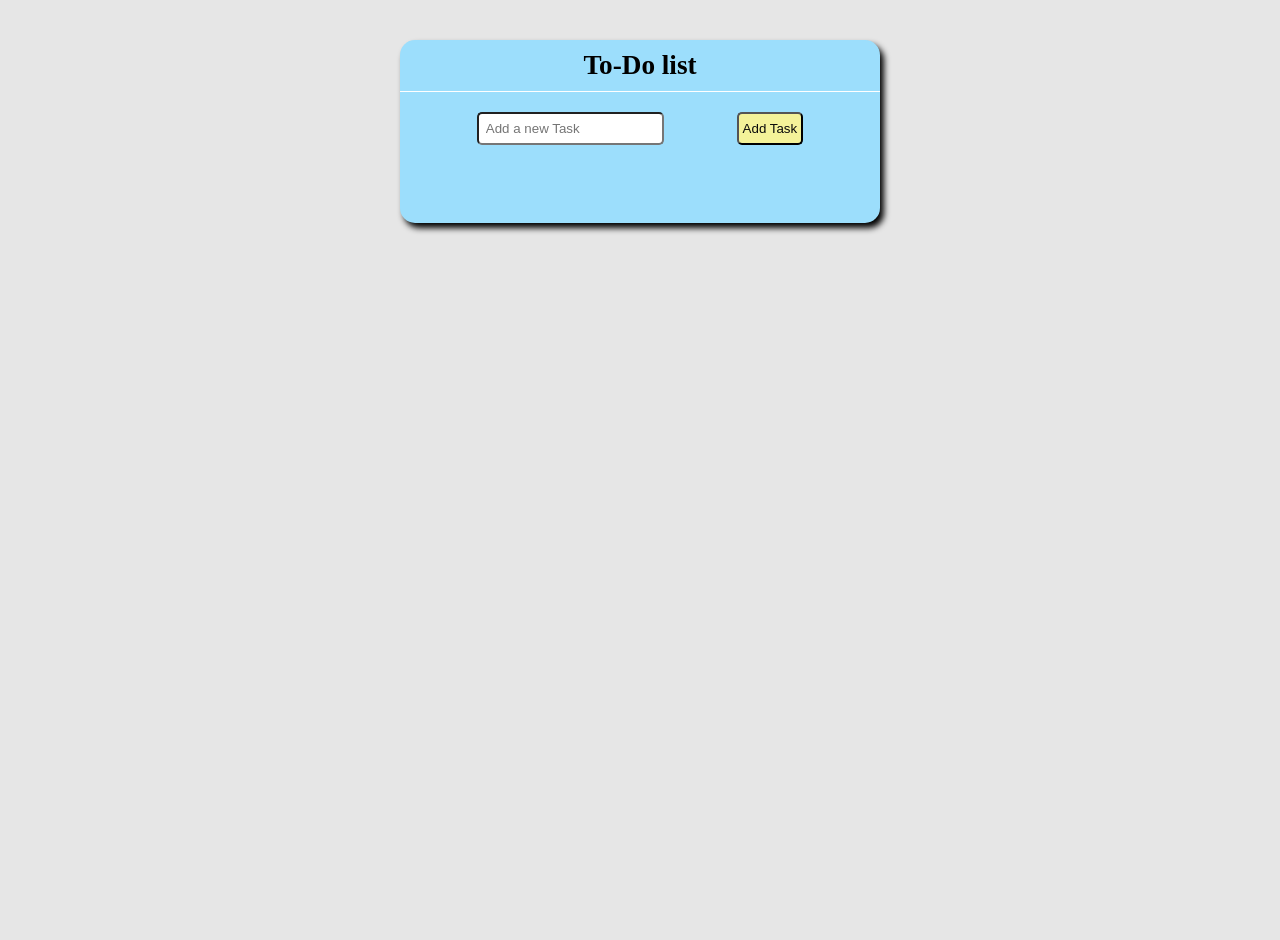
<file: index_01.html>
<!DOCTYPE html>
<html lang="en">
<head>
    <meta charset="UTF-8">
    <meta name="viewport" content="width=device-width, initial-scale=1.0">
    <link rel="stylesheet" href="style01.css">
    <title>To-Do list</title>
</head>
<body>
    <div class="container">
        <div class="header">To-Do list</div>
        <div class="addTask">
            <input type="text" placeholder="Add a new Task" id="inputTask">
            <button onclick="addTask()">Add Task</button>
        </div>
        <ul class="task-List" id="taskList">
           
        </ul>
    </div>

    <script src="script01.js"></script>
</body>
</html>
</file>
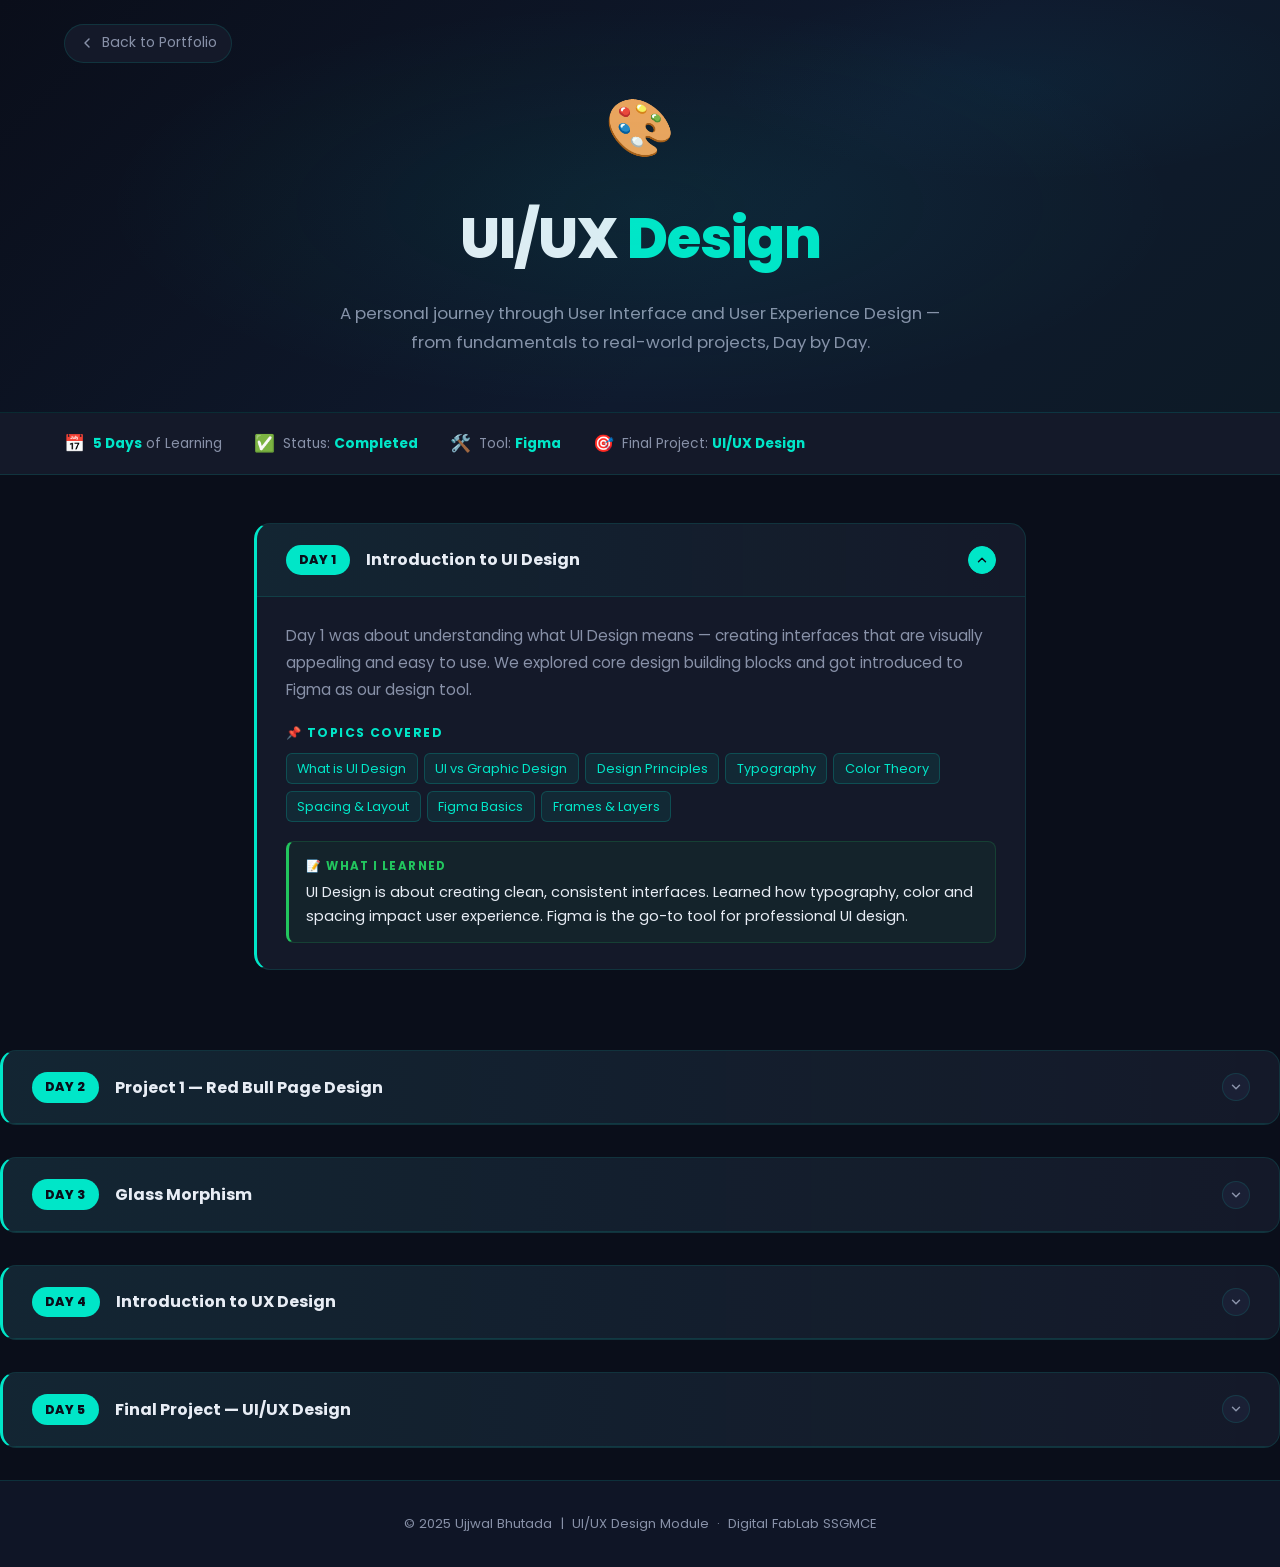
<file: uiux.html>
<!DOCTYPE html>
<html lang="en">
<head>
<meta charset="UTF-8"/>
<meta name="viewport" content="width=device-width, initial-scale=1.0"/>
<title>UI/UX Design | Ujjwal Bhutada</title>
<link rel="preconnect" href="https://fonts.googleapis.com">
<link href="https://fonts.googleapis.com/css2?family=Poppins:ital,wght@0,100;0,200;0,300;0,400;0,500;0,600;0,700;0,800;0,900;1,100;1,200;1,300;1,400;1,500;1,600;1,700;1,800;1,900&display=swap" rel="stylesheet">
  <style>
:root {
  --bg:      #0a0e1a;
  --bg2:     #0f1526;
  --surface: #141929;
  --card:    #1a2035;
  --border:  rgba(0,230,200,0.13);
  --accent:  #00e6c8;
  --accent3: #7c3aed;
  --green:   #22c55e;
  --text:    #e8edf5;
  --muted:   #8891a8;
}

*, *::before, *::after { box-sizing: border-box; margin: 0; padding: 0; }
html { scroll-behavior: smooth; }

body {
  background: var(--bg);
  color: var(--text);
  font-family: 'Poppins', sans-serif;
  font-size: 16px;
  line-height: 1.7;
  overflow-x: hidden;
}

/* ── HERO BANNER ── */
.page-hero {
  background: linear-gradient(135deg, #0a0e1a 0%, #0f1a2e 60%, #0d1a26 100%);
  padding: 5rem 5% 3.5rem;
  text-align: center;
  position: relative;
  overflow: hidden;
  border-bottom: 1px solid var(--border);
}
.page-hero::before {
  content: '';
  position: absolute; inset: 0;
  background:
    radial-gradient(ellipse 60% 70% at 50% 50%, rgba(0,230,200,0.07) 0%, transparent 70%),
    radial-gradient(ellipse 40% 40% at 80% 20%, rgba(0,180,216,0.05) 0%, transparent 60%);
  pointer-events: none;
}

.back-btn {
  position: absolute; top: 1.5rem; left: 5%;
  display: inline-flex; align-items: center; gap: 0.4rem;
  color: var(--muted); text-decoration: none; font-size: 0.88rem;
  transition: color 0.2s;
  border: 1px solid var(--border);
  padding: 0.4rem 0.9rem;
  border-radius: 20px;
  background: var(--surface);
}
.back-btn:hover { color: var(--accent); border-color: var(--accent); }
.back-btn svg { width: 16px; height: 16px; }

.hero-icon { font-size: 3.5rem; margin-bottom: 1rem; display: block; }

.page-hero h1 {
  font-family: 'Poppins', sans-serif;
  font-size: clamp(2rem, 6vw, 3.5rem);
  font-weight: 800; color: var(--text);
  letter-spacing: -1px; margin-bottom: 0.8rem;
}
.page-hero h1 span { color: var(--accent); }

.page-hero p {
  color: var(--muted);
  font-size: clamp(0.9rem, 2vw, 1.05rem);
  max-width: 600px; margin: 0 auto;
}

/* ── STATS BAR ── */
.stats-bar {
  background: var(--surface);
  border-bottom: 1px solid var(--border);
  padding: 1rem 5%;
  display: flex; gap: 2rem; flex-wrap: wrap;
}
.stat-item { display: flex; align-items: center; gap: 0.5rem; }
.stat-icon { font-size: 1.05rem; }
.stat-text { font-size: 0.86rem; color: var(--muted); }
.stat-text strong { color: var(--accent); }

/* ── MAIN LAYOUT ── */
.main-container {
  max-width: 900px; margin: 0 auto;
  padding: 3rem 5%;
}

/* ── DAY CARD ── */
.day-card {
  background: var(--surface);
  border: 1px solid var(--border);
  border-left: 3px solid var(--accent);
  border-radius: 16px;
  margin-bottom: 2rem;
  overflow: hidden;
  transition: box-shadow 0.25s, transform 0.25s;
}
.day-card:hover {
  box-shadow: 0 8px 36px rgba(0,230,200,0.1);
  transform: translateY(-2px);
}

.day-header {
  background: linear-gradient(90deg, rgba(0,230,200,0.06) 0%, transparent 100%);
  border-bottom: 1px solid var(--border);
  padding: 1.3rem 1.8rem;
  display: flex; align-items: center; gap: 1rem;
  cursor: pointer; user-select: none;
}

.day-number {
  background: var(--accent);
  color: var(--bg);
  font-family: 'Poppins', sans-serif;
  font-weight: 800; font-size: 0.78rem;
  padding: 0.3rem 0.8rem;
  border-radius: 100px;
  white-space: nowrap;
  letter-spacing: 0.05em;
}

.day-title {
  font-family: 'Poppins', sans-serif;
  font-size: 1rem; font-weight: 700;
  color: var(--text); flex: 1;
}

.day-toggle {
  width: 28px; height: 28px;
  background: var(--card);
  border: 1px solid var(--border);
  border-radius: 50%;
  display: grid; place-items: center;
  color: var(--muted);
  transition: transform 0.3s, background 0.2s, color 0.2s;
  flex-shrink: 0;
}
.day-toggle svg { width: 14px; height: 14px; }
.day-card.open .day-toggle {
  transform: rotate(180deg);
  background: var(--accent);
  color: var(--bg);
  border-color: var(--accent);
}

.day-body {
  padding: 0 1.8rem;
  max-height: 0; overflow: hidden;
  transition: max-height 0.45s ease, padding 0.3s ease;
}
.day-card.open .day-body {
  max-height: 1200px;
  padding: 1.6rem 1.8rem;
}

/* ── CONTENT INSIDE DAY ── */
.day-intro {
  color: var(--muted); font-size: 0.96rem;
  margin-bottom: 1.2rem; line-height: 1.75;
}

.topics-section { margin-bottom: 1.2rem; }
.topics-label {
  font-family: 'Poppins', sans-serif;
  font-size: 0.76rem; font-weight: 700;
  text-transform: uppercase; letter-spacing: 0.12em;
  color: var(--accent); margin-bottom: 0.6rem;
}
.topic-tags { display: flex; flex-wrap: wrap; gap: 0.4rem; }
.topic-tag {
  background: rgba(0,230,200,0.08);
  border: 1px solid rgba(0,230,200,0.2);
  color: var(--accent);
  font-size: 0.8rem;
  font-family: 'Poppins', monospace;
  padding: 0.24rem 0.65rem; border-radius: 6px;
}

.assignment-box {
  background: rgba(34,197,94,0.06);
  border: 1px solid rgba(34,197,94,0.18);
  border-left: 3px solid var(--green);
  border-radius: 8px;
  padding: 0.9rem 1.1rem;
  margin-top: 1rem;
}
.assignment-label {
  font-size: 0.73rem; font-weight: 700;
  text-transform: uppercase; letter-spacing: 0.12em;
  color: var(--green); margin-bottom: 0.3rem;
}
.assignment-box p {
  font-size: 0.91rem; color: var(--text); line-height: 1.6;
}


/* ── PROJECT LINK BUTTON ── */
.project-link-btn {
  display: inline-flex; align-items: center; gap: 0.5rem;
  background: var(--accent); color: var(--bg);
  border: none; border-radius: 8px;
  padding: 0.75rem 1.5rem;
  font-size: 0.88rem; font-weight: 700;
  font-family: 'Poppins', sans-serif;
  text-decoration: none; cursor: pointer;
  margin-top: 1rem;
  transition: transform 0.2s, box-shadow 0.2s;
  box-shadow: 0 3px 16px rgba(0,230,200,0.3);
}
.project-link-btn:hover {
  transform: translateY(-2px);
  box-shadow: 0 6px 24px rgba(0,230,200,0.45);
}
.project-link-btn svg { width: 16px; height: 16px; }

/* ── FOOTER ── */
.page-footer {
  text-align: center; padding: 2rem 5%;
  border-top: 1px solid var(--border);
  color: var(--muted); font-size: 0.82rem;
  background: var(--bg2);
}

@media (max-width: 600px) {
  .day-header { padding: 1rem 1.2rem; }
  .day-card.open .day-body { padding: 1.2rem; }
  .stats-bar { gap: 1rem; }
  .page-hero { padding: 4rem 5% 3rem; }
}
</style>
</head>
<body>

<!-- HERO -->
<div class="page-hero">
  <a class="back-btn" href="index.html">
    <svg viewBox="0 0 24 24" fill="none" stroke="currentColor" stroke-width="2.2"
         stroke-linecap="round" stroke-linejoin="round">
      <polyline points="15 18 9 12 15 6"/>
    </svg>
    Back to Portfolio
  </a>
  <span class="hero-icon">🎨</span>
  <h1>UI/UX <span>Design</span></h1>
  <p>A personal journey through User Interface and User Experience Design — from fundamentals to real-world projects, Day by Day.</p>
</div>

<!-- STATS BAR -->
<div class="stats-bar">
  <div class="stat-item">
    <span class="stat-icon">📅</span>
    <span class="stat-text"><strong>5 Days</strong> of Learning</span>
  </div>
  <div class="stat-item">
    <span class="stat-icon">✅</span>
    <span class="stat-text">Status: <strong>Completed</strong></span>
  </div>
  <div class="stat-item">
    <span class="stat-icon">🛠️</span>
    <span class="stat-text">Tool: <strong>Figma</strong></span>
  </div>
  <div class="stat-item">
    <span class="stat-icon">🎯</span>
    <span class="stat-text">Final Project: <strong>UI/UX Design</strong></span>
  </div>
</div>

<!-- MAIN CONTENT -->
<div class="main-container">

  <!-- DAY 1 -->
  <div class="day-card open" onclick="toggleDay(this)">
    <div class="day-header">
      <span class="day-number">DAY 1</span>
      <span class="day-title">Introduction to UI Design</span>
      <span class="day-toggle">
        <svg viewBox="0 0 24 24" fill="none" stroke="currentColor" stroke-width="2.5"
             stroke-linecap="round" stroke-linejoin="round"><polyline points="6 9 12 15 18 9"/></svg>
      </span>
    </div>
    <div class="day-body">
      <p class="day-intro">Day 1 was about understanding what UI Design means — creating interfaces that are visually appealing and easy to use. We explored core design building blocks and got introduced to Figma as our design tool.</p>
      <div class="topics-section">
        <div class="topics-label">📌 Topics Covered</div>
        <div class="topic-tags">
          <span class="topic-tag">What is UI Design</span>
          <span class="topic-tag">UI vs Graphic Design</span>
          <span class="topic-tag">Design Principles</span>
          <span class="topic-tag">Typography</span>
          <span class="topic-tag">Color Theory</span>
          <span class="topic-tag">Spacing & Layout</span>
          <span class="topic-tag">Figma Basics</span>
          <span class="topic-tag">Frames & Layers</span>
        </div>
      </div>
      <div class="assignment-box">
        <div class="assignment-label">📝 What I Learned</div>
        <p>UI Design is about creating clean, consistent interfaces. Learned how typography, color and spacing impact user experience. Figma is the go-to tool for professional UI design.</p>
      </div></div>
    </div>
  </div>

  <!-- DAY 2 -->
  <div class="day-card" onclick="toggleDay(this)">
    <div class="day-header">
      <span class="day-number">DAY 2</span>
      <span class="day-title">Project 1 — Red Bull Page Design</span>
      <span class="day-toggle">
        <svg viewBox="0 0 24 24" fill="none" stroke="currentColor" stroke-width="2.5"
             stroke-linecap="round" stroke-linejoin="round"><polyline points="6 9 12 15 18 9"/></svg>
      </span>
    </div>
    <div class="day-body">
      <p class="day-intro">Day 2 was hands-on — we recreated a Red Bull landing page UI in Figma. Red Bull's bold, energetic brand taught me how brand identity directly influences design decisions.</p>
      <div class="topics-section">
        <div class="topics-label">📌 Topics Covered</div>
        <div class="topic-tags">
          <span class="topic-tag">Landing Page Design</span>
          <span class="topic-tag">Brand Identity</span>
          <span class="topic-tag">Hero Section</span>
          <span class="topic-tag">Dark Theme Design</span>
          <span class="topic-tag">Visual Hierarchy</span>
          <span class="topic-tag">Button Styling</span>
          <span class="topic-tag">Image Placement</span>
          <span class="topic-tag">Figma Components</span>
        </div>
      </div>
      <div class="assignment-box">
        <div class="assignment-label">📝 Project</div>
        <p>Designed a Red Bull inspired landing page in Figma — bold hero section, strong typography and a call-to-action button matching Red Bull's energetic brand.</p>
      </div></div>
    </div>
  </div>

  <!-- DAY 3 -->
  <div class="day-card" onclick="toggleDay(this)">
    <div class="day-header">
      <span class="day-number">DAY 3</span>
      <span class="day-title">Glass Morphism</span>
      <span class="day-toggle">
        <svg viewBox="0 0 24 24" fill="none" stroke="currentColor" stroke-width="2.5"
             stroke-linecap="round" stroke-linejoin="round"><polyline points="6 9 12 15 18 9"/></svg>
      </span>
    </div>
    <div class="day-body">
      <p class="day-intro">Day 3 was the most visually exciting — we learned Glass Morphism, a modern UI trend that creates a frosted glass effect using transparency, blur and subtle borders.</p>
      <div class="topics-section">
        <div class="topics-label">📌 Topics Covered</div>
        <div class="topic-tags">
          <span class="topic-tag">Glass Morphism</span>
          <span class="topic-tag">Frosted Glass Effect</span>
          <span class="topic-tag">Background Blur</span>
          <span class="topic-tag">Transparency & Opacity</span>
          <span class="topic-tag">Subtle Borders</span>
          <span class="topic-tag">Gradient Backgrounds</span>
          <span class="topic-tag">Card UI Design</span>
          <span class="topic-tag">Figma Effects</span>
        </div>
      </div>
      <div class="assignment-box">
        <div class="assignment-label">📝 What I Learned</div>
        <p>Glass Morphism uses background blur, low opacity fill and light borders to create a frosted glass look. Designed glass-style cards in Figma using layering and depth.</p>
      </div></div>
    </div>
  </div>

  <!-- DAY 4 -->
  <div class="day-card" onclick="toggleDay(this)">
    <div class="day-header">
      <span class="day-number">DAY 4</span>
      <span class="day-title">Introduction to UX Design</span>
      <span class="day-toggle">
        <svg viewBox="0 0 24 24" fill="none" stroke="currentColor" stroke-width="2.5"
             stroke-linecap="round" stroke-linejoin="round"><polyline points="6 9 12 15 18 9"/></svg>
      </span>
    </div>
    <div class="day-body">
      <p class="day-intro">Day 4 shifted focus from how things look to how things feel. UX is about the complete user experience — a beautiful UI with poor UX will still frustrate users.</p>
      <div class="topics-section">
        <div class="topics-label">📌 Topics Covered</div>
        <div class="topic-tags">
          <span class="topic-tag">What is UX Design</span>
          <span class="topic-tag">UI vs UX</span>
          <span class="topic-tag">User Research</span>
          <span class="topic-tag">User Personas</span>
          <span class="topic-tag">User Journey Map</span>
          <span class="topic-tag">Wireframing</span>
          <span class="topic-tag">Usability</span>
          <span class="topic-tag">Design Thinking</span>
        </div>
      </div>
      <div class="assignment-box">
        <div class="assignment-label">📝 What I Learned</div>
        <p>UX focuses on how easy a product is to use. Key concepts: User Personas, User Journey Maps and Wireframes. Good UX starts with understanding what the user actually needs.</p>
      </div></div>
    </div>
  </div>

  <!-- DAY 5 -->
  <div class="day-card" onclick="toggleDay(this)">
    <div class="day-header">
      <span class="day-number">DAY 5</span>
      <span class="day-title">Final Project — UI/UX Design</span>
      <span class="day-toggle">
        <svg viewBox="0 0 24 24" fill="none" stroke="currentColor" stroke-width="2.5"
             stroke-linecap="round" stroke-linejoin="round"><polyline points="6 9 12 15 18 9"/></svg>
      </span>
    </div>
    <div class="day-body">
      <p class="day-intro">Day 5 was the grand finale — everything came together into one complete UI/UX project. Designing with purpose and keeping the user in mind was the key focus.</p>
      <div class="topics-section">
        <div class="topics-label">📌 Topics Covered</div>
        <div class="topic-tags">
          <span class="topic-tag">Full Page UI Design</span>
          <span class="topic-tag">Design System</span>
          <span class="topic-tag">Color Palette</span>
          <span class="topic-tag">Component Reuse</span>
          <span class="topic-tag">Layout & Spacing</span>
          <span class="topic-tag">UX Thinking</span>
          <span class="topic-tag">User Flow</span>
          <span class="topic-tag">Final Presentation</span>
        </div>
      </div>
      <div class="assignment-box">
        <div class="assignment-label">📝 Final Project</div>
        <p>Designed a complete multi-screen UI/UX project in Figma — consistent components, clear hierarchy and smooth user flow, combining all skills from Day 1 to Day 4.</p>
      </div></div>
    </div>
  </div>

</div><!-- end main-container -->

<div class="page-footer">
  <p>© 2025 Ujjwal Bhutada &nbsp;|&nbsp; UI/UX Design Module &nbsp;·&nbsp; Digital FabLab SSGMCE</p>
</div>

<script>
function toggleDay(card) {
  card.classList.toggle('open');
}
</script>
</body>
</html>
</file>
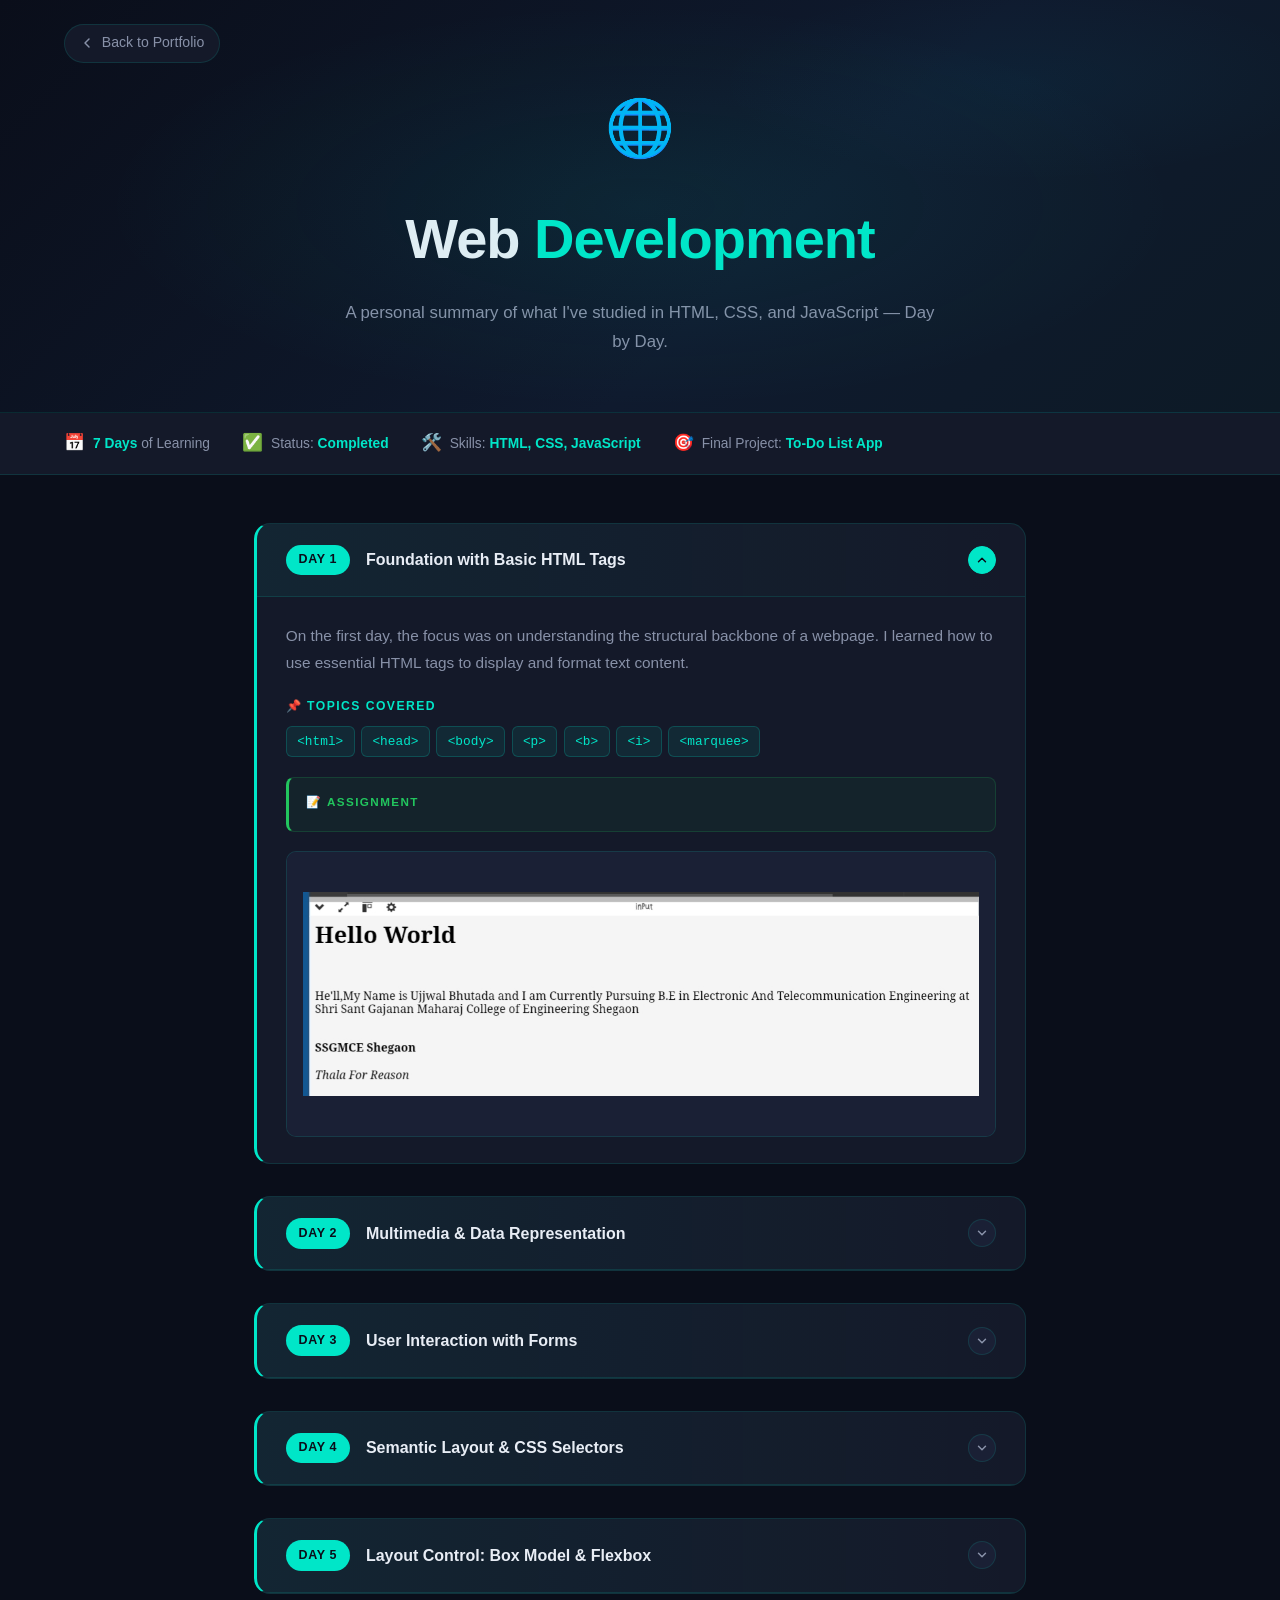
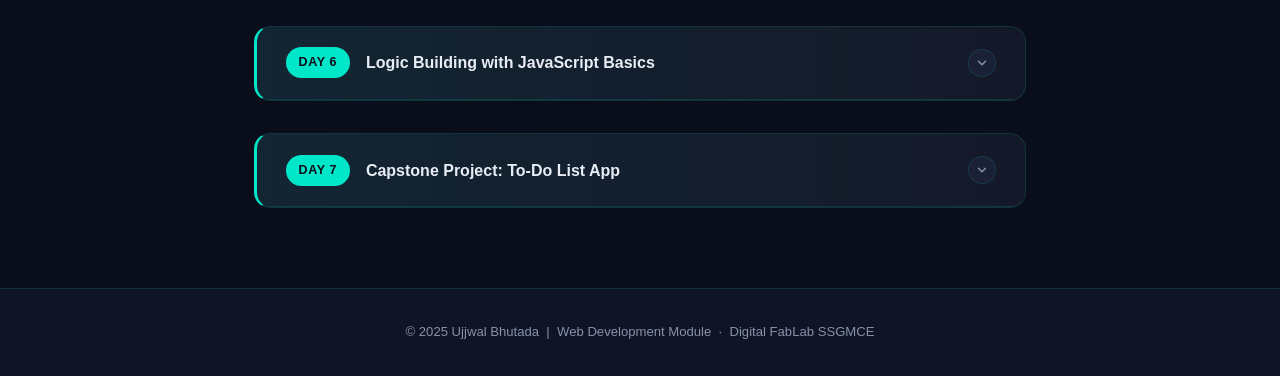
<file: web.html>
<!DOCTYPE html>
<html lang="en">
<head>
<meta charset="UTF-8"/>
<meta name="viewport" content="width=device-width, initial-scale=1.0"/>
<title>Web Development | Ujjwal Bhutada</title>
<link rel="preconnect" href="https://fonts.googleapis.com">
<link href="https://fonts.googleapis.com/css2?family=Poppins:ital,wght@0,100;0,200;0,300;0,400;0,500;0,600;0,700;0,800;0,900;1,100;1,200;1,300;1,400;1,500;1,600;1,700;1,800;1,900&display=swap">
  <style>
:root {
  --bg:      #0a0e1a;
  --bg2:     #0f1526;
  --surface: #141929;
  --card:    #1a2035;
  --border:  rgba(0,230,200,0.13);
  --accent:  #00e6c8;
  --accent3: #7c3aed;
  --green:   #22c55e;
  --text:    #e8edf5;
  --muted:   #8891a8;
}

*, *::before, *::after { box-sizing: border-box; margin: 0; padding: 0; }
html { scroll-behavior: smooth; }

body {
  background: var(--bg);
  color: var(--text);
  font-family: 'Space Grotesk', sans-serif;
  font-size: 16px;
  line-height: 1.7;
  overflow-x: hidden;
}

/* ── HERO BANNER ── */
.page-hero {
  background: linear-gradient(135deg, #0a0e1a 0%, #0f1a2e 60%, #0d1a26 100%);
  padding: 5rem 5% 3.5rem;
  text-align: center;
  position: relative;
  overflow: hidden;
  border-bottom: 1px solid var(--border);
}
.page-hero::before {
  content: '';
  position: absolute; inset: 0;
  background:
    radial-gradient(ellipse 60% 70% at 50% 50%, rgba(0,230,200,0.07) 0%, transparent 70%),
    radial-gradient(ellipse 40% 40% at 80% 20%, rgba(0,180,216,0.05) 0%, transparent 60%);
  pointer-events: none;
}

.back-btn {
  position: absolute; top: 1.5rem; left: 5%;
  display: inline-flex; align-items: center; gap: 0.4rem;
  color: var(--muted); text-decoration: none; font-size: 0.88rem;
  transition: color 0.2s;
  border: 1px solid var(--border);
  padding: 0.4rem 0.9rem;
  border-radius: 20px;
  background: var(--surface);
}
.back-btn:hover { color: var(--accent); border-color: var(--accent); }
.back-btn svg { width: 16px; height: 16px; }

.hero-icon { font-size: 3.5rem; margin-bottom: 1rem; display: block; }

.page-hero h1 {
  font-family: 'Syne', sans-serif;
  font-size: clamp(2rem, 6vw, 3.5rem);
  font-weight: 800; color: var(--text);
  letter-spacing: -1px; margin-bottom: 0.8rem;
}
.page-hero h1 span { color: var(--accent); }

.page-hero p {
  color: var(--muted);
  font-size: clamp(0.9rem, 2vw, 1.05rem);
  max-width: 600px; margin: 0 auto;
}

/* ── STATS BAR ── */
.stats-bar {
  background: var(--surface);
  border-bottom: 1px solid var(--border);
  padding: 1rem 5%;
  display: flex; gap: 2rem; flex-wrap: wrap;
}
.stat-item { display: flex; align-items: center; gap: 0.5rem; }
.stat-icon { font-size: 1.05rem; }
.stat-text { font-size: 0.86rem; color: var(--muted); }
.stat-text strong { color: var(--accent); }

/* ── MAIN LAYOUT ── */
.main-container {
  max-width: 900px; margin: 0 auto;
  padding: 3rem 5%;
}

/* ── DAY CARD ── */
.day-card {
  background: var(--surface);
  border: 1px solid var(--border);
  border-left: 3px solid var(--accent);
  border-radius: 16px;
  margin-bottom: 2rem;
  overflow: hidden;
  transition: box-shadow 0.25s, transform 0.25s;
}
.day-card:hover {
  box-shadow: 0 8px 36px rgba(0,230,200,0.1);
  transform: translateY(-2px);
}

.day-header {
  background: linear-gradient(90deg, rgba(0,230,200,0.06) 0%, transparent 100%);
  border-bottom: 1px solid var(--border);
  padding: 1.3rem 1.8rem;
  display: flex; align-items: center; gap: 1rem;
  cursor: pointer; user-select: none;
}

.day-number {
  background: var(--accent);
  color: var(--bg);
  font-family: 'Syne', sans-serif;
  font-weight: 800; font-size: 0.78rem;
  padding: 0.3rem 0.8rem;
  border-radius: 100px;
  white-space: nowrap;
  letter-spacing: 0.05em;
}

.day-title {
  font-family: 'Syne', sans-serif;
  font-size: 1rem; font-weight: 700;
  color: var(--text); flex: 1;
}

.day-toggle {
  width: 28px; height: 28px;
  background: var(--card);
  border: 1px solid var(--border);
  border-radius: 50%;
  display: grid; place-items: center;
  color: var(--muted);
  transition: transform 0.3s, background 0.2s, color 0.2s;
  flex-shrink: 0;
}
.day-toggle svg { width: 14px; height: 14px; }
.day-card.open .day-toggle {
  transform: rotate(180deg);
  background: var(--accent);
  color: var(--bg);
  border-color: var(--accent);
}

.day-body {
  padding: 0 1.8rem;
  max-height: 0; overflow: hidden;
  transition: max-height 0.45s ease, padding 0.3s ease;
}
.day-card.open .day-body {
  max-height: 1200px;
  padding: 1.6rem 1.8rem;
}

/* ── CONTENT INSIDE DAY ── */
.day-intro {
  color: var(--muted); font-size: 0.96rem;
  margin-bottom: 1.2rem; line-height: 1.75;
}

.topics-section { margin-bottom: 1.2rem; }
.topics-label {
  font-family: 'Syne', sans-serif;
  font-size: 0.76rem; font-weight: 700;
  text-transform: uppercase; letter-spacing: 0.12em;
  color: var(--accent); margin-bottom: 0.6rem;
}
.topic-tags { display: flex; flex-wrap: wrap; gap: 0.4rem; }
.topic-tag {
  background: rgba(0,230,200,0.08);
  border: 1px solid rgba(0,230,200,0.2);
  color: var(--accent);
  font-size: 0.8rem;
  font-family: 'JetBrains Mono', monospace;
  padding: 0.24rem 0.65rem; border-radius: 6px;
}

.assignment-box {
  background: rgba(34,197,94,0.06);
  border: 1px solid rgba(34,197,94,0.18);
  border-left: 3px solid var(--green);
  border-radius: 8px;
  padding: 0.9rem 1.1rem;
  margin-top: 1rem;
}
.assignment-label {
  font-size: 0.73rem; font-weight: 700;
  text-transform: uppercase; letter-spacing: 0.12em;
  color: var(--green); margin-bottom: 0.3rem;
}
.assignment-box p {
  font-size: 0.91rem; color: var(--text); line-height: 1.6;
}

/* ── IMAGE SECTION inside day ── */
.day-image-section {
  margin-top: 1.2rem;
  border-radius: 10px;
  overflow: hidden;
  background: var(--card);
  border: 1px solid var(--border);
}
.day-image-label {
  font-size: 0.73rem; font-weight: 700;
  text-transform: uppercase; letter-spacing: 0.12em;
  color: var(--muted);
  padding: 0.55rem 1rem;
  border-bottom: 1px solid var(--border);
  display: flex; align-items: center; gap: 0.4rem;
}
.day-image-placeholder {
  width: 100%; min-height: 180px;
  display: flex; flex-direction: column;
  align-items: center; justify-content: center;
  gap: 0.5rem;
  color: var(--muted); font-size: 0.85rem;
  background: var(--card);
  padding: 2.5rem 1rem;
}
.day-image-placeholder .img-icon { font-size: 2.2rem; opacity: 0.4; }
.day-image-placeholder p { opacity: 0.5; text-align: center; font-size: 0.8rem; }
.day-image-section img {
  width: 100%; display: block;
  max-height: 360px; object-fit: cover;
}

/* ── PROJECT LINK BUTTON ── */
.project-link-btn {
  display: inline-flex; align-items: center; gap: 0.5rem;
  background: var(--accent); color: var(--bg);
  border: none; border-radius: 8px;
  padding: 0.75rem 1.5rem;
  font-size: 0.88rem; font-weight: 700;
  font-family: 'Space Grotesk', sans-serif;
  text-decoration: none; cursor: pointer;
  margin-top: 1rem;
  transition: transform 0.2s, box-shadow 0.2s;
  box-shadow: 0 3px 16px rgba(0,230,200,0.3);
}
.project-link-btn:hover {
  transform: translateY(-2px);
  box-shadow: 0 6px 24px rgba(0,230,200,0.45);
}
.project-link-btn svg { width: 16px; height: 16px; }

/* ── FOOTER ── */
.page-footer {
  text-align: center; padding: 2rem 5%;
  border-top: 1px solid var(--border);
  color: var(--muted); font-size: 0.82rem;
  background: var(--bg2);
}

@media (max-width: 600px) {
  .day-header { padding: 1rem 1.2rem; }
  .day-card.open .day-body { padding: 1.2rem; }
  .stats-bar { gap: 1rem; }
  .page-hero { padding: 4rem 5% 3rem; }
}
</style>
</head>
<body>

<!-- HERO -->
<div class="page-hero">
  <a class="back-btn" href="index.html">
    <svg viewBox="0 0 24 24" fill="none" stroke="currentColor" stroke-width="2.2"
         stroke-linecap="round" stroke-linejoin="round">
      <polyline points="15 18 9 12 15 6"/>
    </svg>
    Back to Portfolio
  </a>
  <span class="hero-icon">🌐</span>
  <h1>Web <span>Development</span></h1>
  <p>A personal summary of what I've studied in HTML, CSS, and JavaScript — Day by Day.</p>
</div>

<!-- STATS BAR -->
<div class="stats-bar">
  <div class="stat-item">
    <span class="stat-icon">📅</span>
    <span class="stat-text"><strong>7 Days</strong> of Learning</span>
  </div>
  <div class="stat-item">
    <span class="stat-icon">✅</span>
    <span class="stat-text">Status: <strong>Completed</strong></span>
  </div>
  <div class="stat-item">
    <span class="stat-icon">🛠️</span>
    <span class="stat-text">Skills: <strong>HTML, CSS, JavaScript</strong></span>
  </div>
  <div class="stat-item">
    <span class="stat-icon">🎯</span>
    <span class="stat-text">Final Project: <strong>To-Do List App</strong></span>
  </div>
</div>

<!-- MAIN CONTENT -->
<div class="main-container">

  <!-- DAY 1 -->
  <div class="day-card open" onclick="toggleDay(this)">
    <div class="day-header">
      <span class="day-number">DAY 1</span>
      <span class="day-title">Foundation with Basic HTML Tags</span>
      <span class="day-toggle">
        <svg viewBox="0 0 24 24" fill="none" stroke="currentColor" stroke-width="2.5"
             stroke-linecap="round" stroke-linejoin="round"><polyline points="6 9 12 15 18 9"/></svg>
      </span>
    </div>
    <div class="day-body">
      <p class="day-intro">On the first day, the focus was on understanding the structural backbone of a webpage. I learned how to use essential HTML tags to display and format text content.</p>
      <div class="topics-section">
        <div class="topics-label">📌 Topics Covered</div>
        <div class="topic-tags">
          <span class="topic-tag">&lt;html&gt;</span>
          <span class="topic-tag">&lt;head&gt;</span>
          <span class="topic-tag">&lt;body&gt;</span>
          <span class="topic-tag">&lt;p&gt;</span>
          <span class="topic-tag">&lt;b&gt;</span>
          <span class="topic-tag">&lt;i&gt;</span>
          <span class="topic-tag">&lt;marquee&gt;</span>
        </div>
      </div>
      <div class="assignment-box">
        <div class="assignment-label">📝 Assignment</div>
        
      </div>
      <!-- IMAGE SECTION -->
      <div class="day-image-section">
        <div class="day-image-placeholder">
          <img src="day1.jpg" alt="Day 1"&gt></img>
        </div>
      </div>
    </div>
  </div>

  <!-- DAY 2 -->
  <div class="day-card" onclick="toggleDay(this)">
    <div class="day-header">
      <span class="day-number">DAY 2</span>
      <span class="day-title">Multimedia &amp; Data Representation</span>
      <span class="day-toggle">
        <svg viewBox="0 0 24 24" fill="none" stroke="currentColor" stroke-width="2.5"
             stroke-linecap="round" stroke-linejoin="round"><polyline points="6 9 12 15 18 9"/></svg>
      </span>
    </div>
    <div class="day-body">
      <p class="day-intro">The second day focused on making web pages interactive and informative by integrating media and structured data.</p>
      <div class="topics-section">
        <div class="topics-label">📌 Topics Covered</div>
        <div class="topic-tags">
          <span class="topic-tag">&lt;img&gt;</span>
          <span class="topic-tag">&lt;a&gt;</span>
          <span class="topic-tag">&lt;audio&gt;</span>
          <span class="topic-tag">&lt;video&gt;</span>
          <span class="topic-tag">&lt;table&gt;</span>
          <span class="topic-tag">&lt;tr&gt;</span>
          <span class="topic-tag">&lt;td&gt;</span>
          <span class="topic-tag">&lt;th&gt;</span>
        </div>
      </div>
      <div class="assignment-box">
        <div class="assignment-label">📝 Assignment</div>
        
      </div>
      <div class="day-image-section">
        <div class="day-image-placeholder">
          
          <img src="day2.jpg" alt="Day 2" &gt</img>
        </div>
      </div>
    </div>
  </div>

  <!-- DAY 3 -->
  <div class="day-card" onclick="toggleDay(this)">
    <div class="day-header">
      <span class="day-number">DAY 3</span>
      <span class="day-title">User Interaction with Forms</span>
      <span class="day-toggle">
        <svg viewBox="0 0 24 24" fill="none" stroke="currentColor" stroke-width="2.5"
             stroke-linecap="round" stroke-linejoin="round"><polyline points="6 9 12 15 18 9"/></svg>
      </span>
    </div>
    <div class="day-body">
      <p class="day-intro">Day 3 was dedicated to learning how to collect and process user data through web forms.</p>
      <div class="topics-section">
        <div class="topics-label">📌 Topics Covered</div>
        <div class="topic-tags">
          <span class="topic-tag">&lt;form&gt;</span>
          <span class="topic-tag">text input</span>
          <span class="topic-tag">password</span>
          <span class="topic-tag">email</span>
          <span class="topic-tag">radio</span>
          <span class="topic-tag">checkbox</span>
          <span class="topic-tag">&lt;select&gt;</span>
          <span class="topic-tag">&lt;button&gt;</span>
        </div>
      </div>
      <div class="assignment-box">
        <div class="assignment-label">📝 Assignment</div>
      </div>
      <div class="day-image-section">
        
        <div class="day-image-placeholder">
         
          <img src="day3.jpg" alt="Day 3"&gt;></img>
        </div>
      </div>
    </div>
  </div>

  <!-- DAY 4 -->
  <div class="day-card" onclick="toggleDay(this)">
    <div class="day-header">
      <span class="day-number">DAY 4</span>
      <span class="day-title">Semantic Layout &amp; CSS Selectors</span>
      <span class="day-toggle">
        <svg viewBox="0 0 24 24" fill="none" stroke="currentColor" stroke-width="2.5"
             stroke-linecap="round" stroke-linejoin="round"><polyline points="6 9 12 15 18 9"/></svg>
      </span>
    </div>
    <div class="day-body">
      <p class="day-intro">On Day 4, I transitioned into styling and layout organization, focusing on how to target specific elements using CSS.</p>
      <div class="topics-section">
        <div class="topics-label">📌 Topics Covered</div>
        <div class="topic-tags">
          <span class="topic-tag">&lt;header&gt;</span>
          <span class="topic-tag">&lt;nav&gt;</span>
          <span class="topic-tag">&lt;footer&gt;</span>
          <span class="topic-tag">Universal Selector</span>
          <span class="topic-tag">Element Selector</span>
          <span class="topic-tag">Class Selector</span>
          <span class="topic-tag">ID Selector</span>
          <span class="topic-tag">Attribute Selector</span>
        </div>
      </div>
      <div class="assignment-box">
        <div class="assignment-label">📝 Assignment</div>
      
      </div>
      <div class="day-image-section">
        
        <div class="day-image-placeholder">
          
          <img src="day4.jpg"> alt="Day 4"&gt;</img>
        </div>
      </div>
    </div>
  </div>

  <!-- DAY 5 -->
  <div class="day-card" onclick="toggleDay(this)">
    <div class="day-header">
      <span class="day-number">DAY 5</span>
      <span class="day-title">Layout Control: Box Model &amp; Flexbox</span>
      <span class="day-toggle">
        <svg viewBox="0 0 24 24" fill="none" stroke="currentColor" stroke-width="2.5"
             stroke-linecap="round" stroke-linejoin="round"><polyline points="6 9 12 15 18 9"/></svg>
      </span>
    </div>
    <div class="day-body">
      <p class="day-intro">This day focused on the core concepts of modern web design: spacing, alignment, and responsiveness.</p>
      <div class="topics-section">
        <div class="topics-label">📌 Topics Covered</div>
        <div class="topic-tags">
          <span class="topic-tag">Margin</span>
          <span class="topic-tag">Border</span>
          <span class="topic-tag">Padding</span>
          <span class="topic-tag">Content</span>
          <span class="topic-tag">display: flex</span>
          <span class="topic-tag">justify-content</span>
          <span class="topic-tag">align-items</span>
          <span class="topic-tag">flex-direction</span>
        </div>
      </div>
      <div class="assignment-box">
        <div class="assignment-label">📝 Assignment</div>
       
      </div>
      <div class="day-image-section">
        
        <div class="day-image-placeholder">
          
          <img src="day5.jpg" alt="Day 5"&gt;> </img>
        </div>
      </div>
    </div>
  </div>

  <!-- DAY 6 -->
  <div class="day-card" onclick="toggleDay(this)">
    <div class="day-header">
      <span class="day-number">DAY 6</span>
      <span class="day-title">Logic Building with JavaScript Basics</span>
      <span class="day-toggle">
        <svg viewBox="0 0 24 24" fill="none" stroke="currentColor" stroke-width="2.5"
             stroke-linecap="round" stroke-linejoin="round"><polyline points="6 9 12 15 18 9"/></svg>
      </span>
    </div>
    <div class="day-body">
      <p class="day-intro">On Day 6, I began adding functionality to static pages using JavaScript to perform logical operations.</p>
      <div class="topics-section">
        <div class="topics-label">📌 Topics Covered</div>
        <div class="topic-tags">
          <span class="topic-tag">let</span>
          <span class="topic-tag">const</span>
          <span class="topic-tag">Data Types</span>
          <span class="topic-tag">Arithmetic Operators</span>
          <span class="topic-tag">Logical Operators</span>
          <span class="topic-tag">Functions</span>
        </div>
      </div>
      <div class="assignment-box">
        <div class="assignment-label">📝 Assignment</div>
      
      </div>
      <div class="day-image-section">
        
        <div class="day-image-placeholder">
          
          <video autoplay muted loop playsinline width="100%" style="display:block; max-height:800px;">
    <source src="day6.mp4" type="video/mp4"> </video>
        </div>
      </div>
    </div>
  </div>

  <!-- DAY 7 -->
  <div class="day-card" onclick="toggleDay(this)">
    <div class="day-header">
      <span class="day-number">DAY 7</span>
      <span class="day-title">Capstone Project: To-Do List App</span>
      <span class="day-toggle">
        <svg viewBox="0 0 24 24" fill="none" stroke="currentColor" stroke-width="2.5"
             stroke-linecap="round" stroke-linejoin="round"><polyline points="6 9 12 15 18 9"/></svg>
      </span>
    </div>
    <div class="day-body">
      <p class="day-intro">The final day involved combining all previous skills — HTML structure, CSS styling, and JavaScript logic — to build a fully functional dynamic web application.</p>
      <div class="topics-section">
        <div class="topics-label">📌 Topics Covered</div>
        <div class="topic-tags">
          <span class="topic-tag">DOM Manipulation</span>
          <span class="topic-tag">Event Listeners</span>
          <span class="topic-tag">click</span>
          <span class="topic-tag">submit</span>
          <span class="topic-tag">Array Methods</span>
          <span class="topic-tag">localStorage</span>
        </div>
      </div>
      <div class="assignment-box">
        <div class="assignment-label">📝 Assignment</div>
        <p>A fully functional To-Do List App that allows users to add, track, and delete tasks in real-time.</p>
        <div class="day-image-section">
        
        <div class="day-image-placeholder">
          
          <img src="day7.jpg" alt="Day 7"&gt;></imh>
        </div>
        </div>
      </div>
     
      <!-- LIVE PROJECT BUTTON -->
      <a class="project-link-btn" href="index_01.html" onclick="event.stopPropagation()">
        <svg viewBox="0 0 24 24" fill="none" stroke="currentColor" stroke-width="2.2"
             stroke-linecap="round" stroke-linejoin="round">
          <path d="M18 13v6a2 2 0 0 1-2 2H5a2 2 0 0 1-2-2V8a2 2 0 0 1 2-2h6"/>
          <polyline points="15 3 21 3 21 9"/>
          <line x1="10" y1="14" x2="21" y2="3"/>
        </svg>
        View To-Do List Project
      </a>
    </div>
  </div>

</div><!-- end main-container -->

<div class="page-footer">
  <p>© 2025 Ujjwal Bhutada &nbsp;|&nbsp; Web Development Module &nbsp;·&nbsp; Digital FabLab SSGMCE</p>
</div>

<script>
function toggleDay(card) {
  // Don't toggle if user clicked a link inside
  card.classList.toggle('open');
}
</script>
</body>
</html>
</file>
<file: Design.css>
/* ═══════════════════════════════════════════════════════
   UJJWAL BHUTADA — Design.css
   Theme: Dark Navy + Teal Glow
   Fonts: Space Grotesk + Syne
   ═══════════════════════════════════════════════════════ */

@import url('https://fonts.googleapis.com/css2?family=Poppins:ital,wght@0,100;0,200;0,300;0,400;0,500;0,600;0,700;0,800;0,900;1,100;1,200;1,300;1,400;1,500;1,600;1,700;1,800;1,900&display=swap');


:root {
  --bg:       #e8edf5;
  --bg2:      #8891a8;
  --surface:  #141929;
  --card:     #1a2035;
  --border:   rgba(0, 230, 200, 0.13);
  --accent:   #00e6c8;
  --accent2:  #00b4d8;
  --accent3:  #7c3aed;
  --glow:     rgba(0, 230, 200, 0.18);
  --text:     #e8edf5;
  --muted:    #8891a8;
  --white:    #ffffff;
}

*, *::before, *::after { box-sizing: border-box; margin: 0; padding: 0; }
html { scroll-behavior: smooth; }

body {
  background: var(--bg);
  color: var(--text);
  font-family: 'Space Grotesk', sans-serif;
  font-size: 16px;
  line-height: 1.65;
  overflow-x: hidden;
}

/* ─────────────────────────────────────────────────────
   NAV
───────────────────────────────────────────────────── */
nav {
  position: fixed; top: 0; left: 0; right: 0; z-index: 100;
  display: flex; align-items: center; justify-content: space-between;
  padding: 0.9rem 5%;
  background: rgba(10, 14, 26, 0.88);
  backdrop-filter: blur(20px);
  -webkit-backdrop-filter: blur(20px);
  border-bottom: 1px solid var(--border);
}

.nav-logo {
  font-family: 'Syne', sans-serif;
  font-weight: 800;
  font-size: 1.5rem;
  color: var(--text);
  letter-spacing: -0.3px;
  text-decoration: none;
}
.nav-logo span { color: var(--accent); }

.nav-links {
  display: flex;
  gap: 1.8rem;
  list-style: none;
  align-items: center;
}
.nav-links a {
  color: var(--muted);
  text-decoration: none;
  font-size: 0.88rem;
  font-weight: 500;
  transition: color 0.2s;
  position: relative;
}
.nav-links a::after {
  content: '';
  position: absolute;
  bottom: -4px; left: 0;
  width: 0; height: 2px;
  background: var(--accent);
  transition: width 0.25s;
}
.nav-links a:hover { color: var(--accent); }
.nav-links a:hover::after { width: 100%; }

/* Agreement pill in nav */
.nav-agreement {
  background: rgba(0, 230, 200, 0.1) !important;
  border: 1px solid var(--accent) !important;
  border-radius: 20px !important;
  padding: 0.32rem 1rem !important;
  color: var(--accent) !important;
  font-size: 0.82rem !important;
  transition: background 0.2s !important;
}
.nav-agreement:hover {
  background: rgba(0, 230, 200, 0.2) !important;
}
.nav-agreement::after { display: none !important; }

/* Hamburger */
.hamburger {
  display: none;
  flex-direction: column;
  gap: 5px;
  cursor: pointer;
  background: none;
  border: none;
  padding: 4px;
}
.hamburger span {
  display: block;
  width: 24px; height: 2px;
  background: var(--text);
  border-radius: 2px;
  transition: all 0.3s;
}
.hamburger.active span:nth-child(1) { transform: translateY(7px) rotate(45deg); }
.hamburger.active span:nth-child(2) { opacity: 0; }
.hamburger.active span:nth-child(3) { transform: translateY(-7px) rotate(-45deg); }

/* Mobile Menu (full-screen overlay) */
.mobile-menu {
  display: none;
  position: fixed; inset: 0; z-index: 99;
  background: var(--bg2);
  flex-direction: column;
  align-items: center;
  justify-content: center;
  gap: 0.6rem;
  border-right: 1px solid var(--border);
}
.mobile-menu.open { display: flex; }
.mobile-menu a {
  font-family: 'Syne', sans-serif;
  font-size: 1.3rem;
  font-weight: 700;
  color: var(--text);
  text-decoration: none;
  padding: 0.5rem 2.5rem;
  border-radius: 8px;
  transition: color 0.2s, background 0.2s;
  width: 100%;
  text-align: center;
}
.mobile-menu a:hover { color: var(--accent); background: rgba(0,230,200,0.05); }
.mobile-menu .nav-agreement {
  color: var(--accent) !important;
  border: 1px solid var(--accent) !important;
  border-radius: 8px !important;
  background: rgba(0,230,200,0.08) !important;
  margin-top: 0.5rem;
}
.mobile-close {
  position: absolute; top: 1.4rem; right: 5%;
  font-size: 1.8rem;
  background: none;
  border: none;
  color: var(--muted);
  cursor: pointer;
  transition: color 0.2s;
}
.mobile-close:hover { color: var(--accent); }

/* Section base */
section { padding: 5.5rem 5%; }

/* ─────────────────────────────────────────────────────
   HERO
───────────────────────────────────────────────────── */
#home {
  min-height: 100vh;
  display: flex;
  align-items: center;
  justify-content: center;
  padding-top: 6rem;
  padding-bottom: 3rem;
  position: relative;
  overflow: hidden;
}

/* Ambient glow background */
.hero-bg {
  position: absolute; inset: 0;
  background:
    radial-gradient(ellipse 70% 60% at 65% 45%, rgba(0,230,200,0.08) 0%, transparent 65%),
    radial-gradient(ellipse 50% 50% at 15% 80%, rgba(124,58,237,0.06) 0%, transparent 60%),
    radial-gradient(ellipse 40% 40% at 90% 10%, rgba(0,180,216,0.05) 0%, transparent 55%);
  pointer-events: none;
}

/* Subtle dot-grid */
#home::before {
  content: '';
  position: absolute; inset: 0;
  background-image:
    radial-gradient(circle, rgba(0,230,200,0.07) 1px, transparent 1px);
  background-size: 36px 36px;
  pointer-events: none;
}

.hero-content {
  display: flex;
  align-items: center;
  gap: 5rem;
  max-width: 1100px;
  width: 100%;
  position: relative; z-index: 1;
}

/* ── Photo ── */
.hero-photo-wrap {
  position: relative;
  flex-shrink: 0;
  width: 270px; height: 270px;
  animation: fadeUp 0.8s 0.1s ease both;
}
.hero-photo {
  width: 270px; height: 270px;
  border-radius: 50%;
  object-fit: cover;
  object-position: top center;
  border: 3px solid var(--accent);
  box-shadow:
    0 0 0 8px rgba(0,230,200,0.07),
    0 0 50px rgba(0,230,200,0.22),
    0 0 100px rgba(0,230,200,0.08);
  display: block;
}
.hero-photo-ring {
  position: absolute;
  inset: -14px;
  border-radius: 50%;
  border: 1.5px dashed rgba(0,230,200,0.35);
  animation: spin 20s linear infinite;
}
@keyframes spin { to { transform: rotate(360deg); } }

/* ── Text ── */
.hero-text { flex: 1; min-width: 0; }

.hero-greeting {
  font-size: clamp(0.8rem, 2vw, 0.9rem);
  color: var(--accent);
  letter-spacing: 0.18em;
  text-transform: uppercase;
  margin-bottom: 0.5rem;
  animation: fadeUp 0.6s 0.15s ease both;
}

.hero-name {
  font-family: 'Syne', sans-serif;
  font-weight: 800;
  font-size: clamp(2.8rem, 5.5vw, 5rem);
  color: var(--text);
  line-height: 1.06;
  letter-spacing: -2px;
  animation: fadeUp 0.6s 0.25s ease both;
}
.hero-name .accent {
  color: var(--accent);
  text-shadow: 0 0 40px rgba(0,230,200,0.4);
}

.hero-sub {
  margin-top: 0.7rem;
  font-size: clamp(0.95rem, 1.8vw, 1.08rem);
  color: var(--muted);
  font-weight: 400;
  animation: fadeUp 0.6s 0.35s ease both;
}
.hero-sub strong { color: var(--accent2); font-weight: 600; }

.hero-desc {
  margin-top: 0.45rem;
  font-size: 0.91rem;
  color: var(--muted);
  animation: fadeUp 0.6s 0.42s ease both;
}

.hero-actions {
  display: flex;
  gap: 1rem;
  margin-top: 1.6rem;
  flex-wrap: wrap;
  animation: fadeUp 0.6s 0.5s ease both;
}
.hero-cta {
  display: inline-flex;
  align-items: center;
  gap: 0.55rem;
  background: var(--accent);
  color: var(--bg);
  padding: 0.82rem 1.8rem;
  border-radius: 8px;
  font-weight: 700;
  font-size: 0.88rem;
  text-decoration: none;
  transition: transform 0.2s, box-shadow 0.2s;
  box-shadow: 0 4px 28px rgba(0,230,200,0.35);
}
.hero-cta:hover { transform: translateY(-2px); box-shadow: 0 8px 36px rgba(0,230,200,0.5); }
.hero-cta svg { width: 16px; height: 16px; }

.hero-cta-outline {
  display: inline-flex;
  align-items: center;
  border: 1.5px solid var(--accent);
  color: var(--accent);
  padding: 0.82rem 1.8rem;
  border-radius: 8px;
  font-weight: 600;
  font-size: 0.88rem;
  text-decoration: none;
  transition: background 0.2s, color 0.2s, transform 0.2s;
}
.hero-cta-outline:hover {
  background: rgba(0,230,200,0.1);
  transform: translateY(-2px);
}

.hero-socials {
  display: flex;
  gap: 0.7rem;
  margin-top: 1.8rem;
  animation: fadeUp 0.6s 0.58s ease both;
}
.social-icon {
  width: 42px; height: 42px;
  display: grid; place-items: center;
  border: 1.5px solid var(--border);
  border-radius: 10px;
  color: var(--muted);
  background: var(--surface);
  text-decoration: none;
  transition: color 0.2s, border-color 0.2s, transform 0.2s, box-shadow 0.2s;
}
.social-icon svg { width: 18px; height: 18px; }
.social-icon:hover {
  color: var(--accent);
  border-color: var(--accent);
  transform: translateY(-3px);
  box-shadow: 0 6px 20px rgba(0,230,200,0.2);
}

/* Scroll hint */
.scroll-hint {
  position: absolute;
  bottom: 2rem; left: 50%;
  transform: translateX(-50%);
  display: flex; flex-direction: column;
  align-items: center; gap: 0.4rem;
  animation: pulse 2s infinite;
}
.scroll-hint span {
  display: block;
  width: 1px; height: 44px;
  background: linear-gradient(to bottom, var(--accent), transparent);
}

/* ─────────────────────────────────────────────────────
   SECTION HEADERS
───────────────────────────────────────────────────── */
.sec-header { margin-bottom: 3rem; }
.sec-label {
  font-size: 0.72rem;
  letter-spacing: 0.2em;
  text-transform: uppercase;
  color: var(--accent);
  margin-bottom: 0.4rem;
}
.sec-title {
  font-family: 'Syne', sans-serif;
  font-size: clamp(1.8rem, 4vw, 2.6rem);
  font-weight: 700;
  color: var(--text);
  letter-spacing: -0.5px;
}

/* ─────────────────────────────────────────────────────
   ABOUT
───────────────────────────────────────────────────── */
#about { background: var(--bg2); }
.about-grid {
  display: grid;
  grid-template-columns: 1fr 1fr;
  gap: 3.5rem;
  align-items: start;
}
.about-bio p { color: var(--muted); margin-bottom: 1rem; font-size: 0.97rem; }
.about-bio strong { color: var(--accent); }

.personal-headline {
  font-family: 'Syne', sans-serif;
  font-size: 0.9rem; font-weight: 700;
  color: var(--text);
  margin-bottom: 1.1rem; padding-bottom: 0.5rem;
  border-bottom: 2px solid var(--accent);
  display: inline-block;
}

.info-list { list-style: none; display: flex; flex-direction: column; gap: 0.85rem; }
.info-list li { display: flex; gap: 0.75rem; align-items: flex-start; }
.info-list .info-icon {
  width: 36px; height: 36px; flex-shrink: 0;
  background: var(--card);
  border: 1px solid var(--border);
  border-radius: 8px;
  display: grid; place-items: center;
}
.info-list .info-text { display: flex; flex-direction: column; }
.info-list .info-label {
  font-size: 0.7rem; color: var(--muted);
  text-transform: uppercase; letter-spacing: 0.08em;
}
.info-list .info-val { font-size: 0.93rem; color: var(--text); }
.info-list .info-val a { color: var(--accent); text-decoration: none; }
.info-list .info-val a:hover { text-decoration: underline; }

/* ─────────────────────────────────────────────────────
   EDUCATION
───────────────────────────────────────────────────── */
#education { background: var(--bg); }
.edu-grid {
  display: grid;
  grid-template-columns: 1fr 1fr;
  gap: 3rem;
  min-width: 0;
}
.col-title {
  font-family: 'Syne', sans-serif;
  font-size: 1rem; font-weight: 700;
  color: var(--text); margin-bottom: 1.75rem;
  display: flex; align-items: center; gap: 0.6rem;
}
.col-title::before {
  content: '';
  width: 10px; height: 10px;
  border-radius: 50%;
  background: var(--accent);
  box-shadow: 0 0 10px rgba(0,230,200,0.5);
  display: block;
}

.timeline { position: relative; padding-left: 1.5rem; }
.timeline::before {
  content: '';
  position: absolute; left: 0; top: 6px; bottom: 0;
  width: 2px;
  background: linear-gradient(to bottom, var(--accent), transparent);
  border-radius: 2px;
}
.tl-item { position: relative; margin-bottom: 2.2rem; }
.tl-item::before {
  content: '';
  position: absolute; left: -1.88rem; top: 6px;
  width: 10px; height: 10px;
  border-radius: 50%;
  background: var(--accent);
  border: 2px solid var(--bg);
  box-shadow: 0 0 8px rgba(0,230,200,0.5);
}
.tl-year {
  font-size: 0.72rem; letter-spacing: 0.1em;
  color: var(--accent); text-transform: uppercase; margin-bottom: 0.25rem;
}
.tl-title {
  font-family: 'Syne', sans-serif;
  font-size: 0.98rem; font-weight: 600;
  color: var(--text); margin-bottom: 0.2rem;
}
.tl-sub { font-size: 0.87rem; color: var(--muted); }
.tl-badge {
  display: inline-block;
  background: rgba(0,230,200,0.08);
  border: 1px solid rgba(0,230,200,0.25);
  color: var(--accent);
  font-size: 0.73rem; padding: 0.18rem 0.6rem;
  border-radius: 100px; margin-top: 0.4rem;
}

.proj-card {
  background: var(--surface);
  border: 1px solid var(--border);
  border-left: 3px solid var(--accent);
  border-radius: 12px;
  padding: 1.2rem 1.4rem;
  margin-bottom: 1.2rem;
  transition: transform 0.2s, box-shadow 0.2s;
}
.proj-card:hover {
  transform: translateX(5px);
  box-shadow: 0 4px 20px rgba(0,230,200,0.1);
}

/* ─────────────────────────────────────────────────────
   SKILLS
───────────────────────────────────────────────────── */
#skills { background: var(--bg2); }
.skills-grid {
  display: grid;
  grid-template-columns: 1fr 1fr;
  gap: 3rem;
}
.skill-col-title {
  font-family: 'Syne', sans-serif;
  font-size: 0.83rem; font-weight: 700;
  color: var(--text); margin-bottom: 1.2rem;
  text-transform: uppercase; letter-spacing: 0.1em;
  padding-bottom: 0.5rem;
  border-bottom: 2px solid var(--border);
}
.skill-pill {
  display: flex; align-items: center; gap: 0.5rem;
  background: var(--card);
  border: 1px solid var(--border);
  border-left: 3px solid var(--accent);
  border-radius: 8px;
  padding: 0.6rem 1rem;
  margin: 0.4rem 0;
  font-size: 0.9rem; color: var(--text);
  transition: border-color 0.2s, color 0.2s, background 0.2s, box-shadow 0.2s;
}
.skill-pill:hover {
  border-color: var(--accent);
  color: var(--accent);
  background: rgba(0,230,200,0.05);
  box-shadow: 0 2px 12px rgba(0,230,200,0.1);
}
.skill-pill .dot {
  width: 7px; height: 7px;
  border-radius: 50%;
  background: var(--accent);
  flex-shrink: 0;
  box-shadow: 0 0 6px rgba(0,230,200,0.5);
}

/* ─────────────────────────────────────────────────────
   MODULES
───────────────────────────────────────────────────── */
#modules { background: var(--bg); }
.modules-grid {
  display: grid;
  grid-template-columns: repeat(2, 1fr);
  gap: 1.4rem;
}
.module-card {
  background: var(--surface);
  border: 1px solid var(--border);
  border-top: 3px solid var(--accent);
  border-radius: 14px;
  padding: 1.6rem;
  position: relative; overflow: hidden;
  transition: transform 0.25s, box-shadow 0.25s, border-color 0.25s;
}
.module-card:hover {
  transform: translateY(-6px);
  box-shadow: 0 14px 36px rgba(0,230,200,0.12);
  border-color: var(--accent);
}
.module-card::after {
  content: '';
  position: absolute; inset: 0;
  background: linear-gradient(135deg, rgba(0,230,200,0.04) 0%, transparent 60%);
  pointer-events: none;
}
.module-icon { font-size: 2rem; margin-bottom: 0.6rem; display: block; }
.module-name {
  font-family: 'Syne', sans-serif;
  font-size: 0.98rem; font-weight: 700;
  color: var(--accent); margin-bottom: 0.4rem;
}
.module-desc { font-size: 0.86rem; color: var(--muted); line-height: 1.5; }

/* ─────────────────────────────────────────────────────
   CONTACT
───────────────────────────────────────────────────── */
#contact { background: var(--bg2); text-align: center; }
.contact-inner { max-width: 580px; margin: 0 auto; }
.contact-inner > p { color: var(--muted); margin-bottom: 2rem; }
.contact-links {
  display: flex; flex-wrap: wrap;
  gap: 1rem; justify-content: center;
}
.contact-btn {
  display: inline-flex; align-items: center; gap: 0.5rem;
  border: 1px solid var(--border);
  border-radius: 8px;
  padding: 0.75rem 1.4rem;
  color: var(--text); text-decoration: none;
  font-size: 0.88rem;
  background: var(--card);
  transition: border-color 0.2s, color 0.2s, background 0.2s, box-shadow 0.2s;
}
.contact-btn:hover {
  background: var(--accent);
  border-color: var(--accent);
  color: var(--bg);
  box-shadow: 0 4px 20px rgba(0,230,200,0.3);
}

/* ─────────────────────────────────────────────────────
   MESSAGE FORM
───────────────────────────────────────────────────── */
#message { background: var(--bg); }
.msg-form { display: flex; flex-direction: column; gap: 1rem; margin-top: 0.5rem; }
.msg-form input,
.msg-form textarea {
  width: 100%; padding: 0.85rem 1.1rem;
  border: 1.5px solid var(--border);
  border-radius: 8px;
  background: var(--surface);
  color: var(--text);
  font-family: 'Space Grotesk', sans-serif;
  font-size: 0.94rem; outline: none;
  transition: border-color 0.2s, box-shadow 0.2s;
}
.msg-form input::placeholder,
.msg-form textarea::placeholder { color: var(--muted); }
.msg-form input:focus,
.msg-form textarea:focus {
  border-color: var(--accent);
  box-shadow: 0 0 0 3px rgba(0,230,200,0.1);
}
.msg-form textarea { resize: vertical; min-height: 140px; }
.msg-submit {
  display: inline-flex; align-items: center;
  justify-content: center; gap: 0.5rem;
  background: var(--accent); color: var(--bg);
  border: none; border-radius: 8px;
  padding: 0.9rem 2rem;
  font-size: 0.95rem; font-weight: 700;
  cursor: pointer;
  font-family: 'Space Grotesk', sans-serif;
  transition: transform 0.2s, box-shadow 0.2s;
  box-shadow: 0 4px 20px rgba(0,230,200,0.3);
}
.msg-submit:hover {
  transform: translateY(-2px);
  box-shadow: 0 8px 32px rgba(0,230,200,0.45);
}
.msg-success {
  display: none; text-align: center; padding: 1.2rem;
  background: rgba(0,230,200,0.08);
  border: 1px solid rgba(0,230,200,0.25);
  border-radius: 8px; color: var(--accent); font-weight: 500;
}

/* ─────────────────────────────────────────────────────
   FOOTER
───────────────────────────────────────────────────── */
footer {
  text-align: center; padding: 2.5rem 5%;
  border-top: 1px solid var(--border);
  background: var(--bg2);
}
.footer-inner { max-width: 800px; margin: 0 auto; }
.footer-logo {
  font-family: 'Syne', sans-serif;
  font-weight: 800; font-size: 1.4rem;
  color: var(--text); margin-bottom: 0.5rem;
}
.footer-logo span { color: var(--accent); }
footer p { color: var(--muted); font-size: 0.82rem; }

/* ─────────────────────────────────────────────────────
   ANIMATIONS
───────────────────────────────────────────────────── */
@keyframes fadeUp {
  from { opacity: 0; transform: translateY(28px); }
  to   { opacity: 1; transform: translateY(0); }
}
@keyframes pulse {
  0%, 100% { opacity: 0.3; }
  50%       { opacity: 1; }
}

.reveal {
  opacity: 0;
  transform: translateY(22px);
  transition: opacity 0.55s ease, transform 0.55s ease;
}
.reveal.visible { opacity: 1; transform: none; }

/* ─────────────────────────────────────────────────────
   RESPONSIVE
───────────────────────────────────────────────────── */

/* Tablet */
@media (max-width: 900px) {
  .hero-content { flex-direction: column; text-align: center; gap: 2.5rem; }
  .hero-text { text-align: center; }
  .hero-actions { justify-content: center; }
  .hero-socials { justify-content: center; }
  .hero-photo-wrap { width: 210px; height: 210px; }
  .hero-photo { width: 210px; height: 210px; }
  .hero-photo-ring { inset: -12px; }
  .about-grid  { grid-template-columns: 1fr; }
  .edu-grid    { grid-template-columns: 1fr; }
  .skills-grid { grid-template-columns: 1fr; }
  .modules-grid { grid-template-columns: 1fr 1fr; }
}

/* Mobile */
@media (max-width: 700px) {
  .nav-links { display: none; }
  .hamburger { display: flex; }
  section { padding: 4rem 5%; }
  .hero-name { letter-spacing: -1px; }
  .modules-grid { grid-template-columns: 1fr; }
}

/* Desktop wide */
@media (min-width: 1200px) {
  .hero-name { font-size: 5.5rem; }
  .modules-grid { grid-template-columns: repeat(4, 1fr); }
}
@media (min-width: 1600px) {
  .hero-name { font-size: 6.5rem; }
}
</file>
<file: style01.css>
body{
    margin: 0;
    padding: 0;
    display: flex;
    justify-content: center;
    align-items: flex-start;
    height: 100vh;
    background-color: rgb(230,230,230);
  padding-top: 40px;
}

.container{
    border: none;
    border-radius: 15px;
    background-color: rgb(156,222,252);
    height: auto;
    width: 90vw;
    max-width: 480px;
    box-shadow: 4px 5px 6px;
}

.header{
    text-align: center;
    padding: 10px;
    font-size: 1.7em;
    font-weight: 900;
    border-bottom: 0.5px solid white;
    margin-bottom: 20px;
}

.addTask{
    display: flex;
    justify-content: space-evenly;
    padding: 0 12px 16px 12px;
    gap: 8px;
}

input{
    padding: 7px;
    border-radius: 5px;
}

button:hover{
    border: 1px solid black;
    box-shadow: 2px 2px 2px;
}

button{
    background-color: rgb(244,242,153);
    color: rgb(11,11,11);
    padding: 4px;
    border-radius: 5px;
}

ul{
    list-style: none;
    padding: 15px;
}

li{
    display: flex;
    justify-content: space-between;
    border: 1px solid white;
    border-radius: 5px;
    padding: 8px;
    margin-bottom: 7px;
}
</file>
